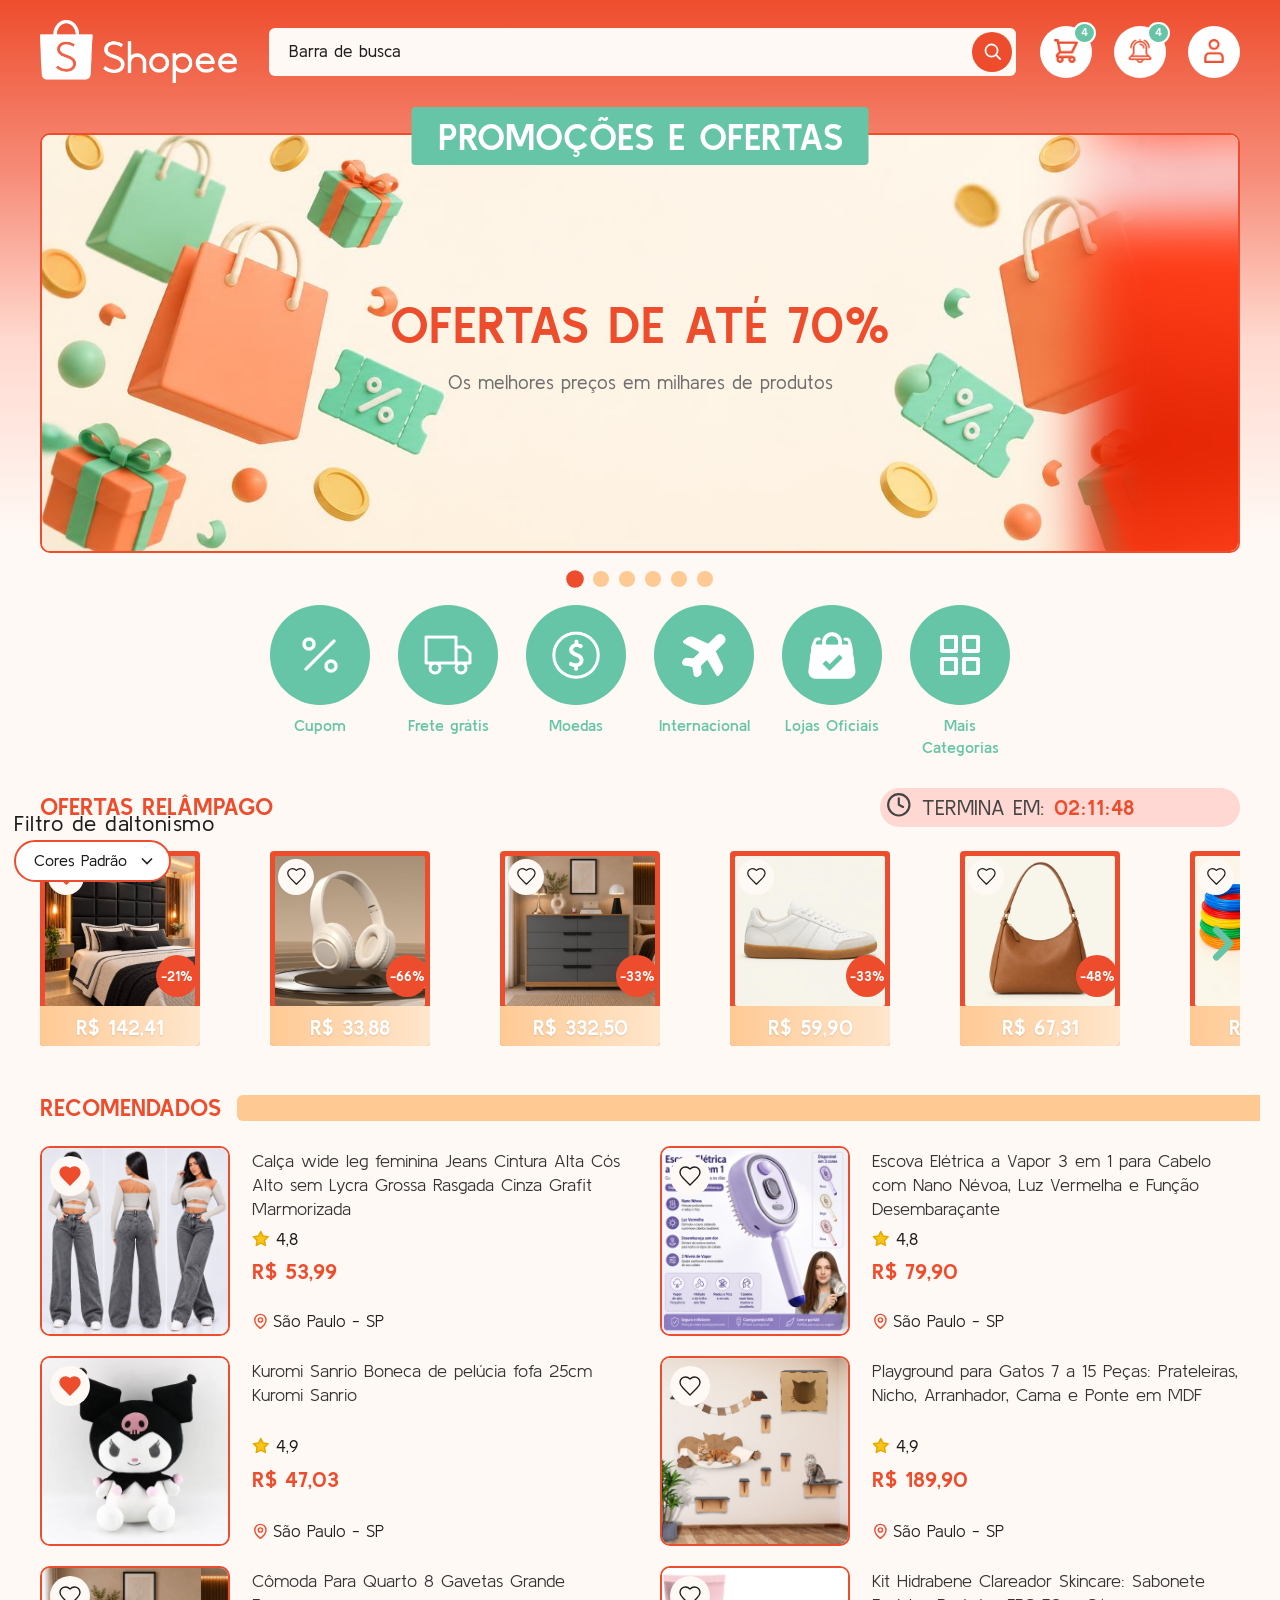
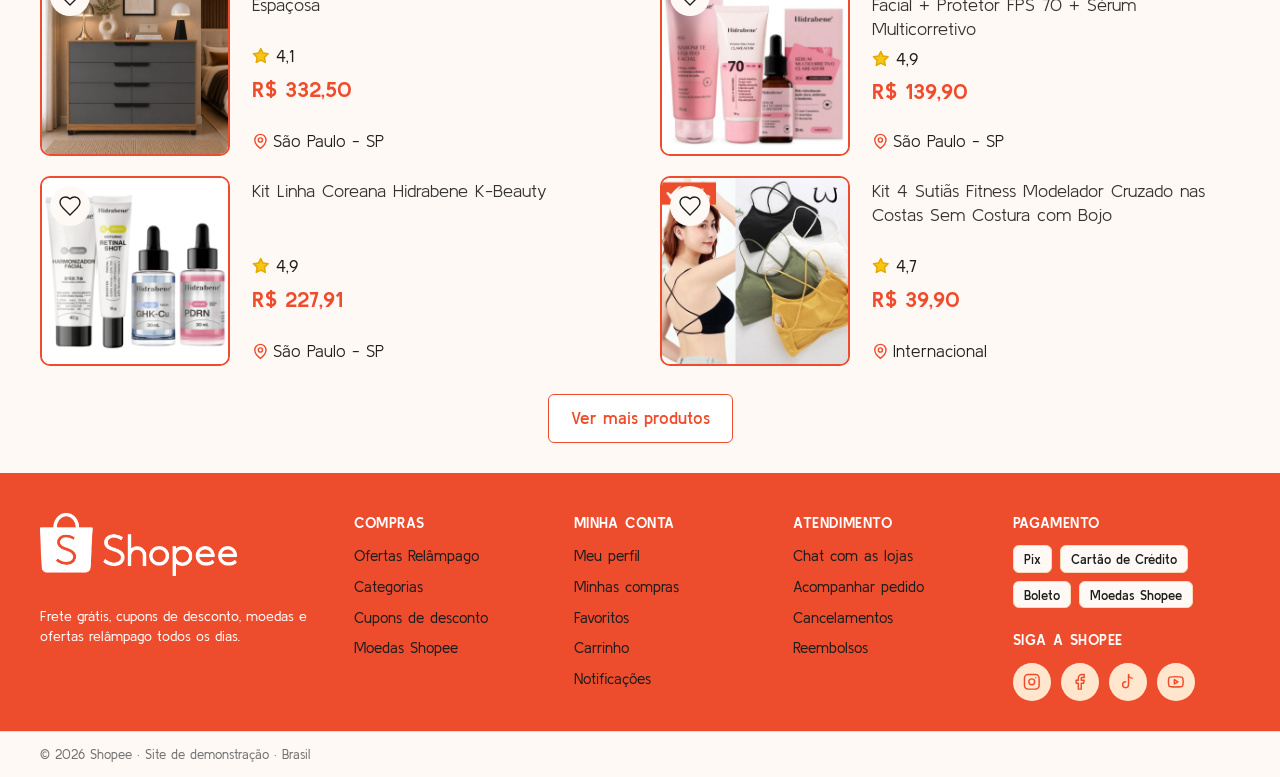
<file: index.html>
<!DOCTYPE html>
<html lang="pt-BR">
<head>
  <meta charset="UTF-8">
  <meta name="viewport" content="width=device-width, initial-scale=1.0">
  <title>Shopee | Promoções e Ofertas</title>
<link rel="icon" type="image/png" sizes="32x32" href="img/icon.png">
  <meta name="description" content="Shopee: compre com frete grátis, cupons de desconto, moedas e ofertas relâmpago.">
  <link rel="preconnect" href="https://fonts.googleapis.com">
  <link rel="preconnect" href="https://fonts.gstatic.com" crossorigin>
<link href="https://fonts.googleapis.com/css2?family=Kulim+Park:wght@300;400;600;700&display=swap" rel="stylesheet">
<link rel="stylesheet" href="css/style.css">
</head>
<body data-pagina="home">
  <header id="topo" class="topo"></header>

  <main class="container">
    <section class="promo" aria-label="Promoções e ofertas">
      <span class="promo__rotulo">PROMOÇÕES E OFERTAS</span>
      <div class="carrossel" id="carrossel">
        <div class="carrossel__trilho"></div>
        <button class="carrossel__seta carrossel__seta--esq" aria-label="Anterior"></button>
        <button class="carrossel__seta carrossel__seta--dir" aria-label="Próximo"></button>
      </div>
      <div class="pontos" id="pontos" role="tablist" aria-label="Escolher banner"></div>
    </section>

    <nav class="atalhos" id="atalhos" aria-label="Atalhos"></nav>

    <section aria-labelledby="titulo-relampago">
      <div class="relampago-topo">
        <h2 id="titulo-relampago"><a href="oferta-relampago.html">Ofertas Relâmpago</a></h2>
        <div class="contagem"><span data-icone="clock"></span> Termina em: <strong id="contagem">00:00:00</strong></div>
      </div>
      <div class="faixa-relampago">
        <div class="faixa-relampago__trilho" id="faixa-relampago"></div>
        <button class="faixa-relampago__seta faixa-relampago__seta--esq oculto" data-rolar="-1" aria-label="Voltar"></button>
        <button class="faixa-relampago__seta" data-rolar="1" aria-label="Avançar"></button>
      </div>
    </section>

    <section aria-labelledby="titulo-recomendados">
      <h2 class="secao-titulo" id="titulo-recomendados">Recomendados <span class="secao-titulo__barra"></span></h2>
      <div class="lista-produtos" id="recomendados"></div>
      <div class="carregar-mais"><button class="botao botao--contorno" id="ver-mais">Ver mais produtos</button></div>
    </section>
  </main>

  <footer id="rodape"></footer>

  <script src="js/data.js"></script>
  <script src="js/app.js"></script>
  <script src="js/home.js"></script>
</body>
</html>
</file>
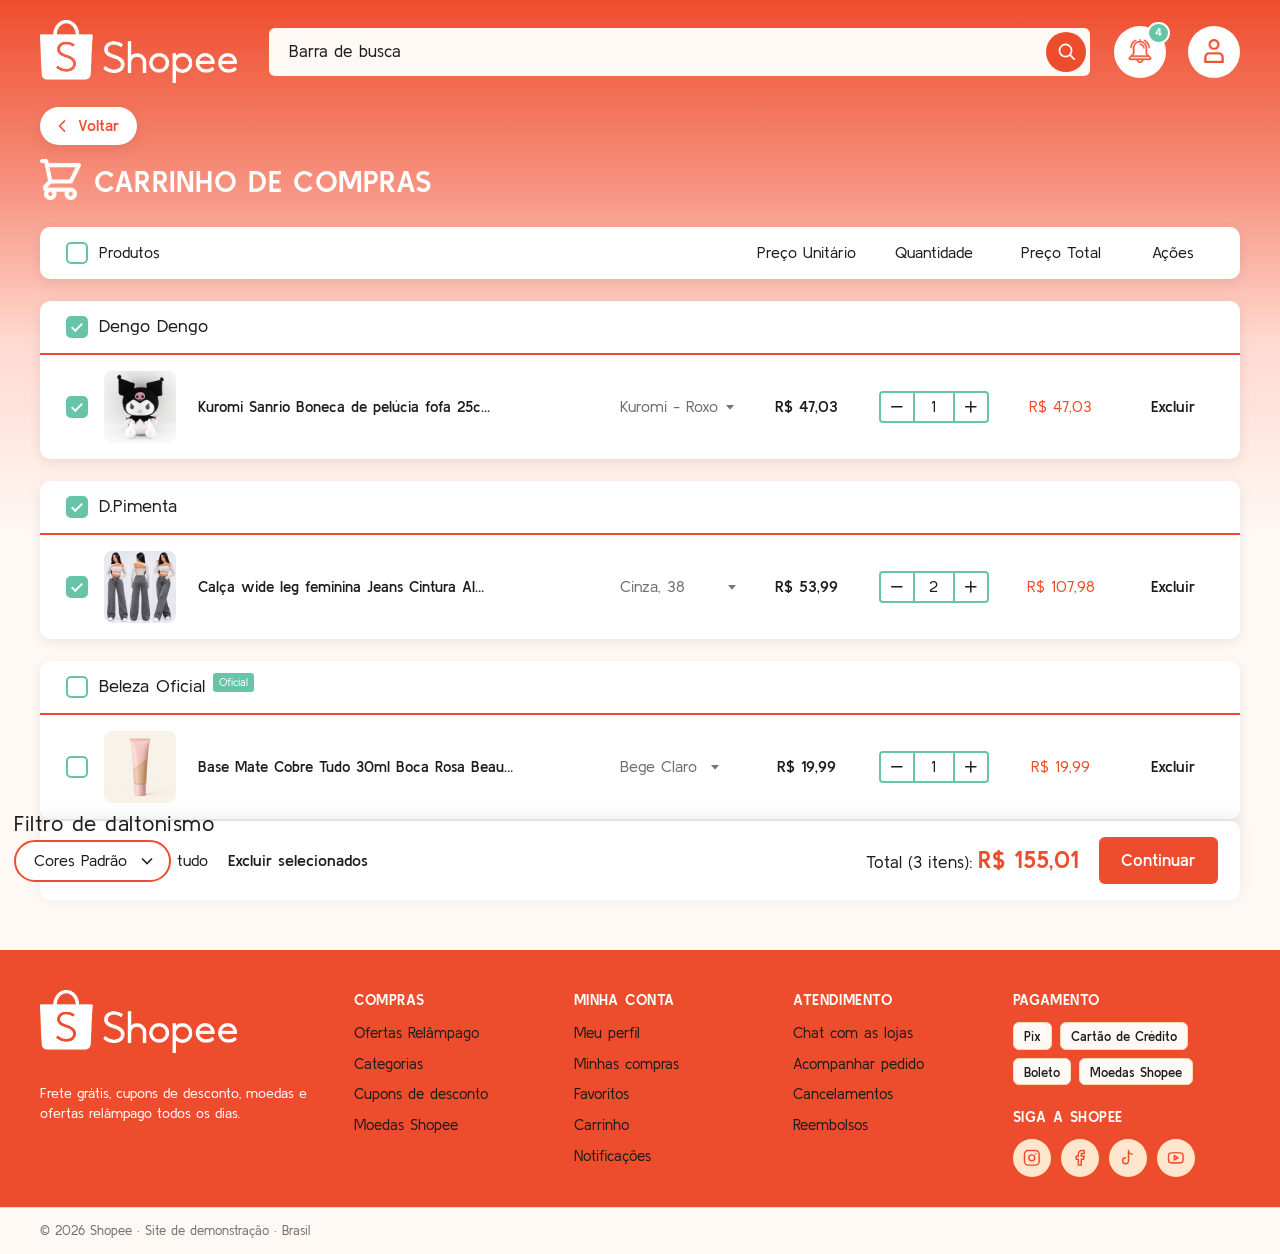
<file: carrinho.html>
<!DOCTYPE html>
<html lang="pt-BR">
<head>
  <meta charset="UTF-8">
  <meta name="viewport" content="width=device-width, initial-scale=1.0">
  <title>Carrinho de Compras | Shopee</title>
  <link rel="icon" type="image/png" sizes="32x32" href="img/icon.png">
  <meta name="description" content="Shopee: compre com frete grátis, cupons de desconto, moedas e ofertas relâmpago.">
  <link rel="preconnect" href="https://fonts.googleapis.com">
  <link rel="preconnect" href="https://fonts.gstatic.com" crossorigin>
  <link href="https://fonts.googleapis.com/css2?family=Kulim+Park:wght@300;400;600;700&display=swap" rel="stylesheet">
  <link rel="stylesheet" href="css/style.css">
</head>
<body data-pagina="carrinho">
  <header id="topo" class="topo"></header>

  <main class="container">
    <h1 class="titulo-pagina"><span data-icone="cart"></span> Carrinho de Compras</h1>
    <div class="cartao carrinho-cabecalho">
      <label><input type="checkbox" class="check" id="selecionar-tudo"> Produtos</label>
      <span>Preço Unitário</span><span>Quantidade</span><span>Preço Total</span><span>Ações</span>
    </div>
    <div id="lista-carrinho"></div>
    <div class="cartao resumo-fixo" id="resumo-carrinho">
      <label><input type="checkbox" class="check" id="selecionar-tudo-2"> Selecionar tudo</label>
      <button class="botao-excluir" id="excluir-selecionados">Excluir selecionados</button>
      <div class="total">Total (<span id="qtd-selecionada">0</span> itens): <strong id="total-carrinho">R$ 0,00</strong></div>
      <button class="botao botao--primario" id="continuar">Continuar</button>
    </div>
  </main>

  <footer id="rodape"></footer>

  <script src="js/data.js"></script>
  <script src="js/app.js"></script>
  <script src="js/carrinho.js"></script>
</body>
</html>
</file>
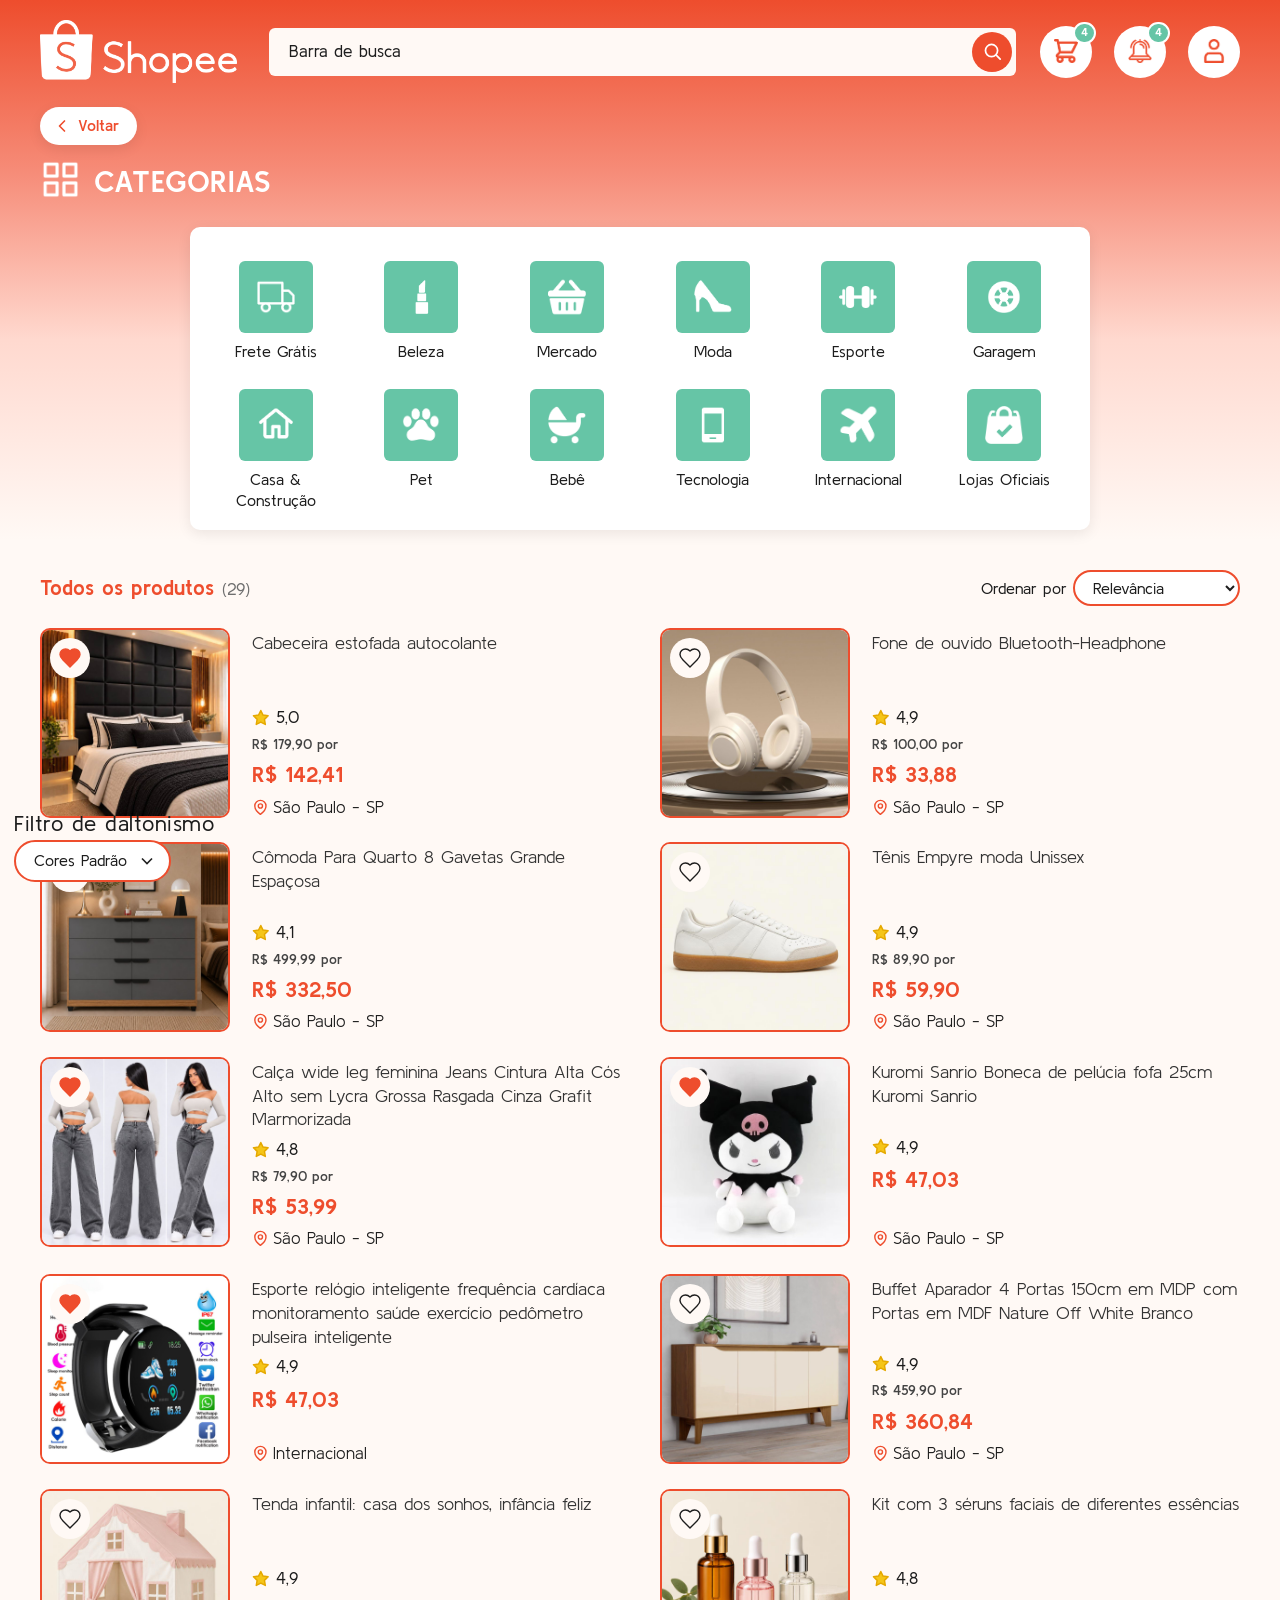
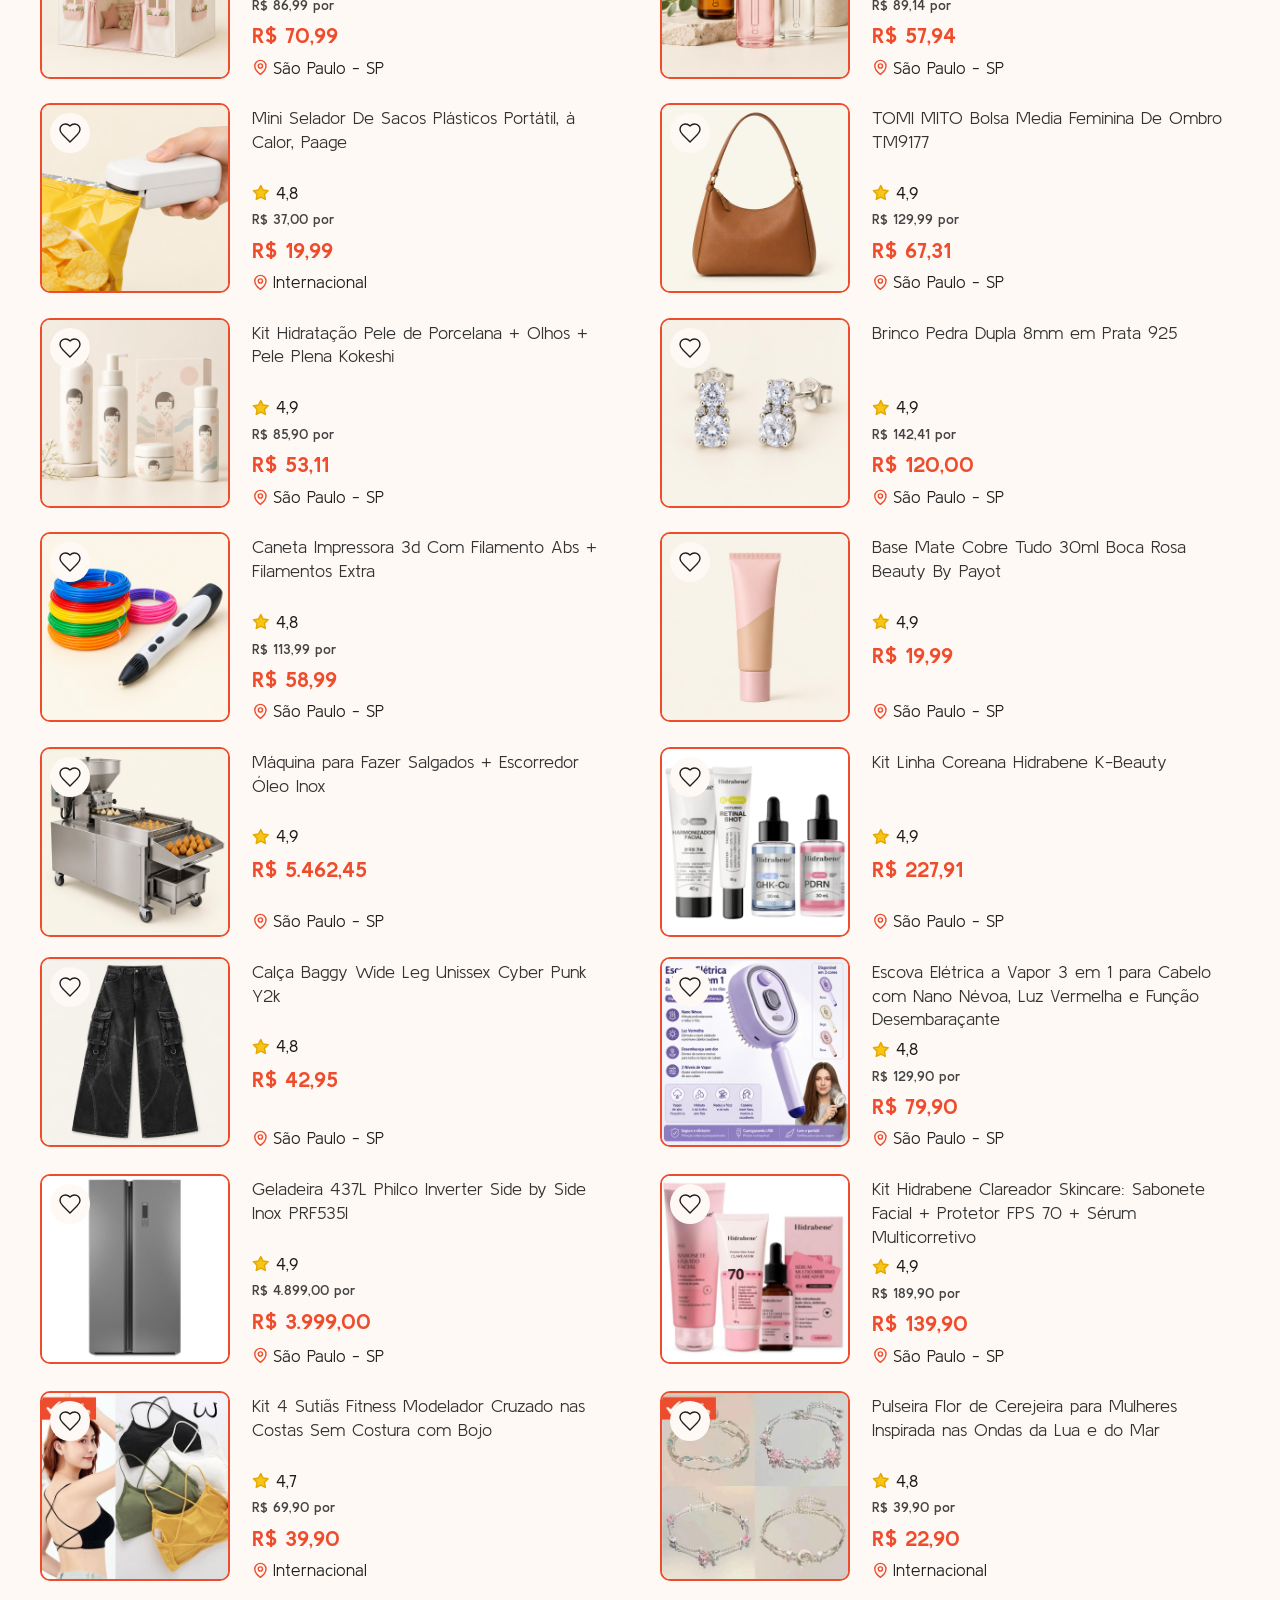
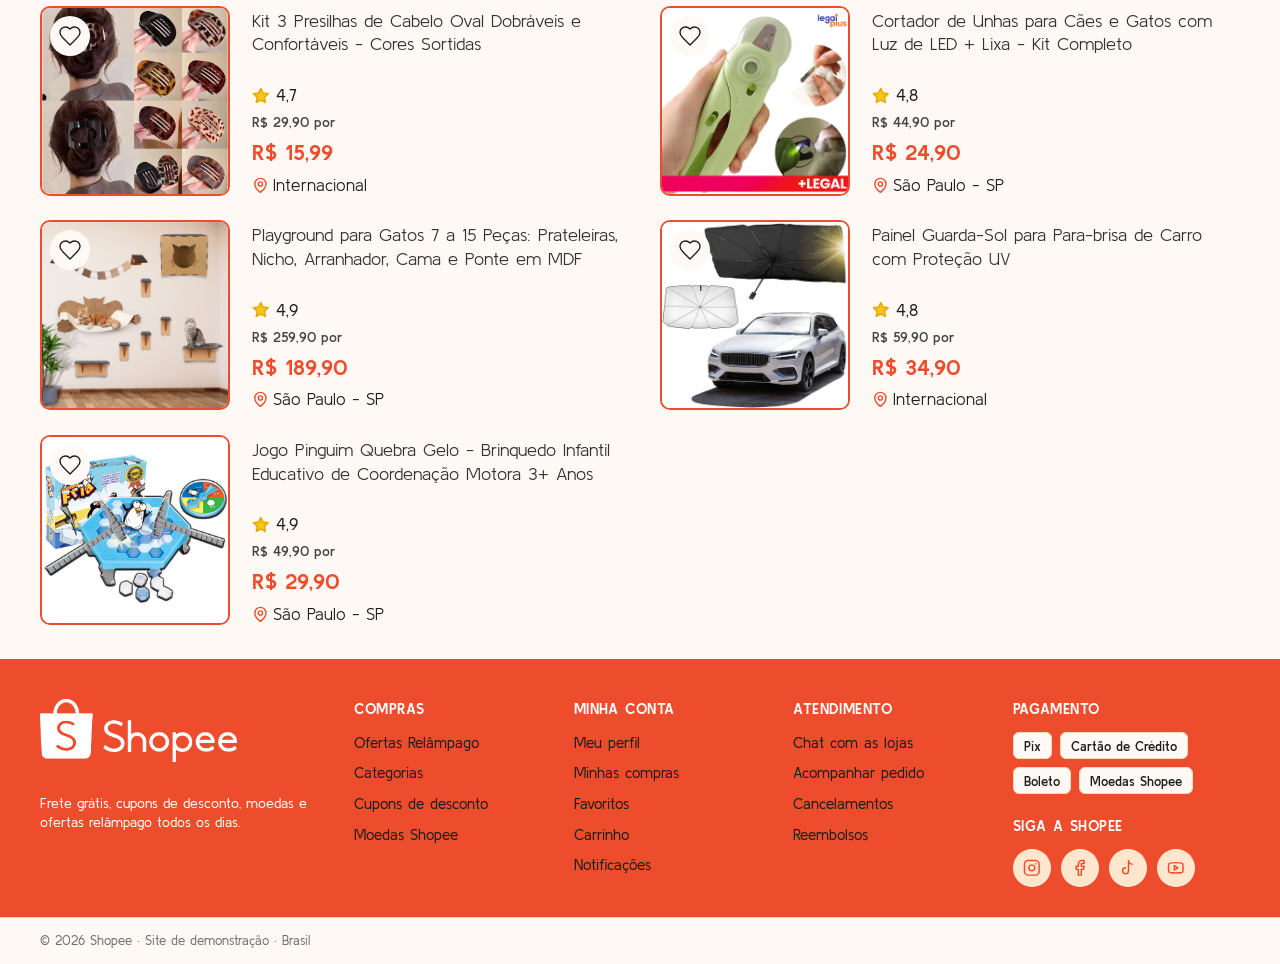
<file: categorias.html>
<!DOCTYPE html>
<html lang="pt-BR">
<head>
  <meta charset="UTF-8">
  <meta name="viewport" content="width=device-width, initial-scale=1.0">
  <title>Categorias | Shopee</title>
  <link rel="icon" type="image/png" sizes="32x32" href="img/icon.png">
  <meta name="description" content="Shopee: compre com frete grátis, cupons de desconto, moedas e ofertas relâmpago.">
  <link rel="preconnect" href="https://fonts.googleapis.com">
  <link rel="preconnect" href="https://fonts.gstatic.com" crossorigin>
  <link href="https://fonts.googleapis.com/css2?family=Kulim+Park:wght@300;400;600;700&display=swap" rel="stylesheet">
  <link rel="stylesheet" href="css/style.css">
</head>
<body data-pagina="categorias">
  <header id="topo" class="topo"></header>

  <main class="container">
    <h1 class="titulo-pagina"><span data-icone="grid"></span> Categorias</h1>
    <div class="container--estreito" style="margin:0 auto;padding:0">
      <nav class="cartao categorias-cartao" id="categorias" aria-label="Categorias"></nav>
    </div>
    <div class="barra-filtros">
      <h2 id="titulo-resultados">Todos os produtos</h2>
      <label>Ordenar por
        <select id="ordenar">
          <option value="relevancia">Relevância</option>
          <option value="menor">Menor preço</option>
          <option value="maior">Maior preço</option>
          <option value="nota">Melhor avaliados</option>
          <option value="desconto">Maior desconto</option>
        </select>
      </label>
    </div>
    <div class="lista-produtos" id="resultados"></div>
  </main>

  <footer id="rodape"></footer>

  <script src="js/data.js"></script>
  <script src="js/app.js"></script>
  <script src="js/categorias.js"></script>
</body>
</html>
</file>
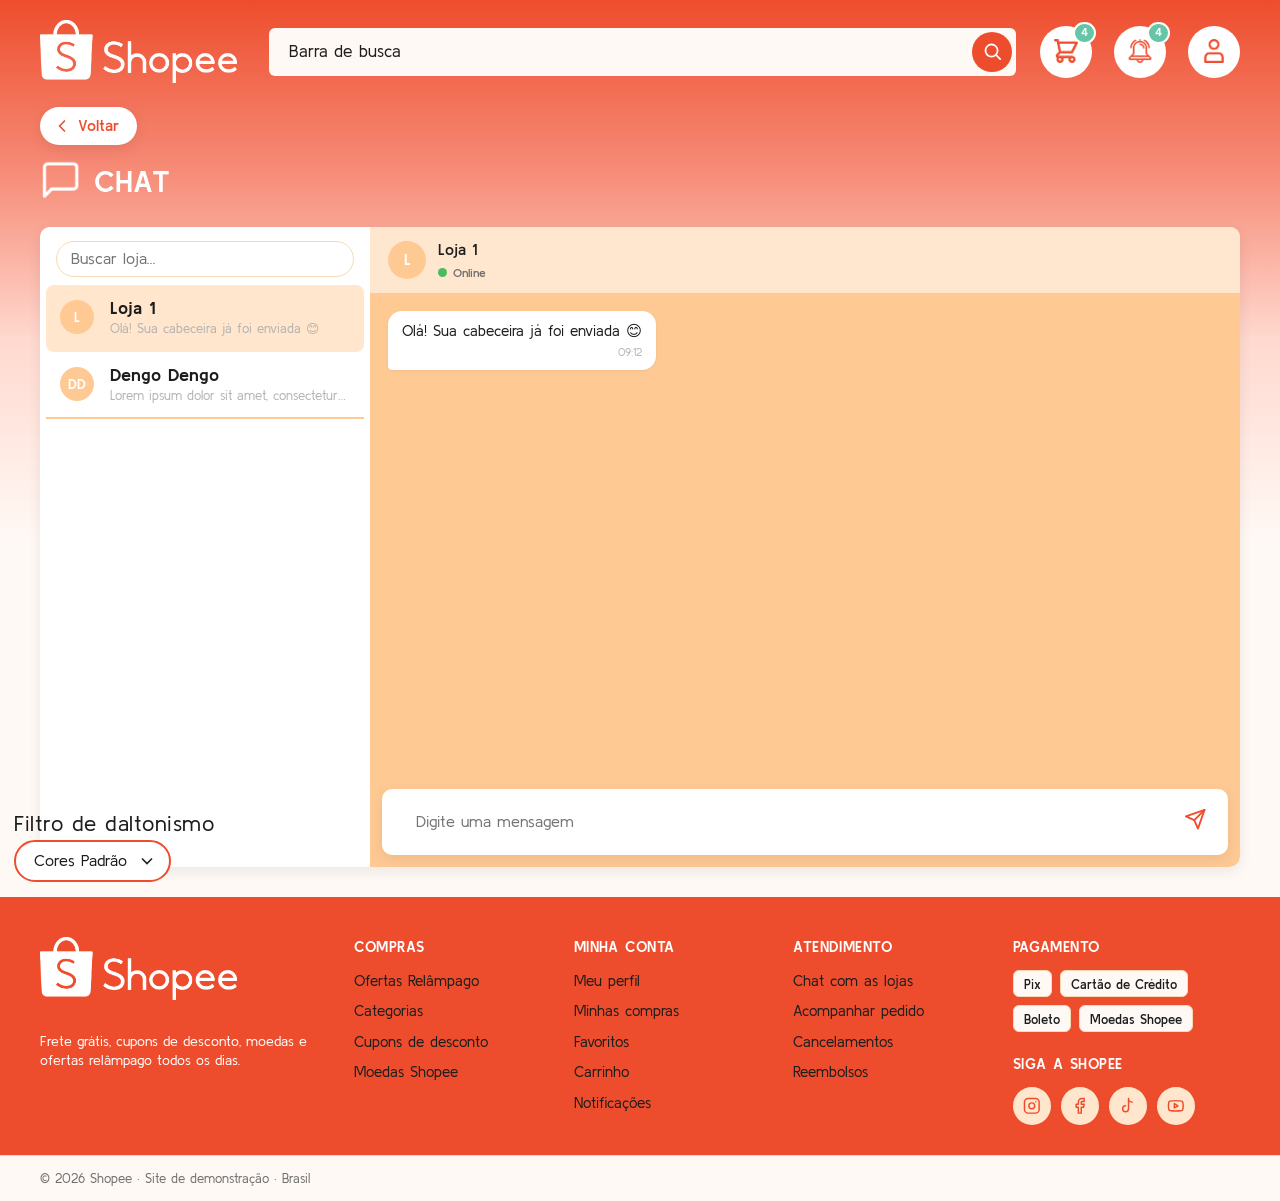
<file: chat.html>
<!DOCTYPE html>
<html lang="pt-BR">
<head>
  <meta charset="UTF-8">
  <meta name="viewport" content="width=device-width, initial-scale=1.0">
  <title>Chat | Shopee</title>
  <link rel="icon" type="image/png" sizes="32x32" href="img/icon.png">
  <meta name="description" content="Shopee: compre com frete grátis, cupons de desconto, moedas e ofertas relâmpago.">
  <link rel="preconnect" href="https://fonts.googleapis.com">
  <link rel="preconnect" href="https://fonts.gstatic.com" crossorigin>
  <link href="https://fonts.googleapis.com/css2?family=Kulim+Park:wght@300;400;600;700&display=swap" rel="stylesheet">
  <link rel="stylesheet" href="css/style.css">
</head>
<body data-pagina="chat">
  <header id="topo" class="topo"></header>

  <main class="container">
    <h1 class="titulo-pagina"><span data-icone="message"></span> Chat</h1>
    <div class="chat cartao">
      <div class="chat__lista">
        <input class="chat__busca" type="search" id="busca-conversa" placeholder="Buscar loja..." aria-label="Buscar conversa">
        <div id="conversas"></div>
      </div>
      <div class="chat__janela">
        <div class="chat__cabeca oculto" id="chat-cabeca"></div>
        <div class="chat__mensagens" id="mensagens" aria-live="polite"><p class="chat__vazio">Escolha uma conversa ao lado</p></div>
        <form class="chat__form" id="form-mensagem">
          <label class="sr-only" for="campo-mensagem">Mensagem</label>
          <input id="campo-mensagem" placeholder="Digite uma mensagem" autocomplete="off" disabled>
          <button type="submit" aria-label="Enviar"><span data-icone="send"></span></button>
        </form>
      </div>
    </div>
  </main>

  <footer id="rodape"></footer>

  <script src="js/data.js"></script>
  <script src="js/app.js"></script>
  <script src="js/chat.js"></script>
</body>
</html>
</file>
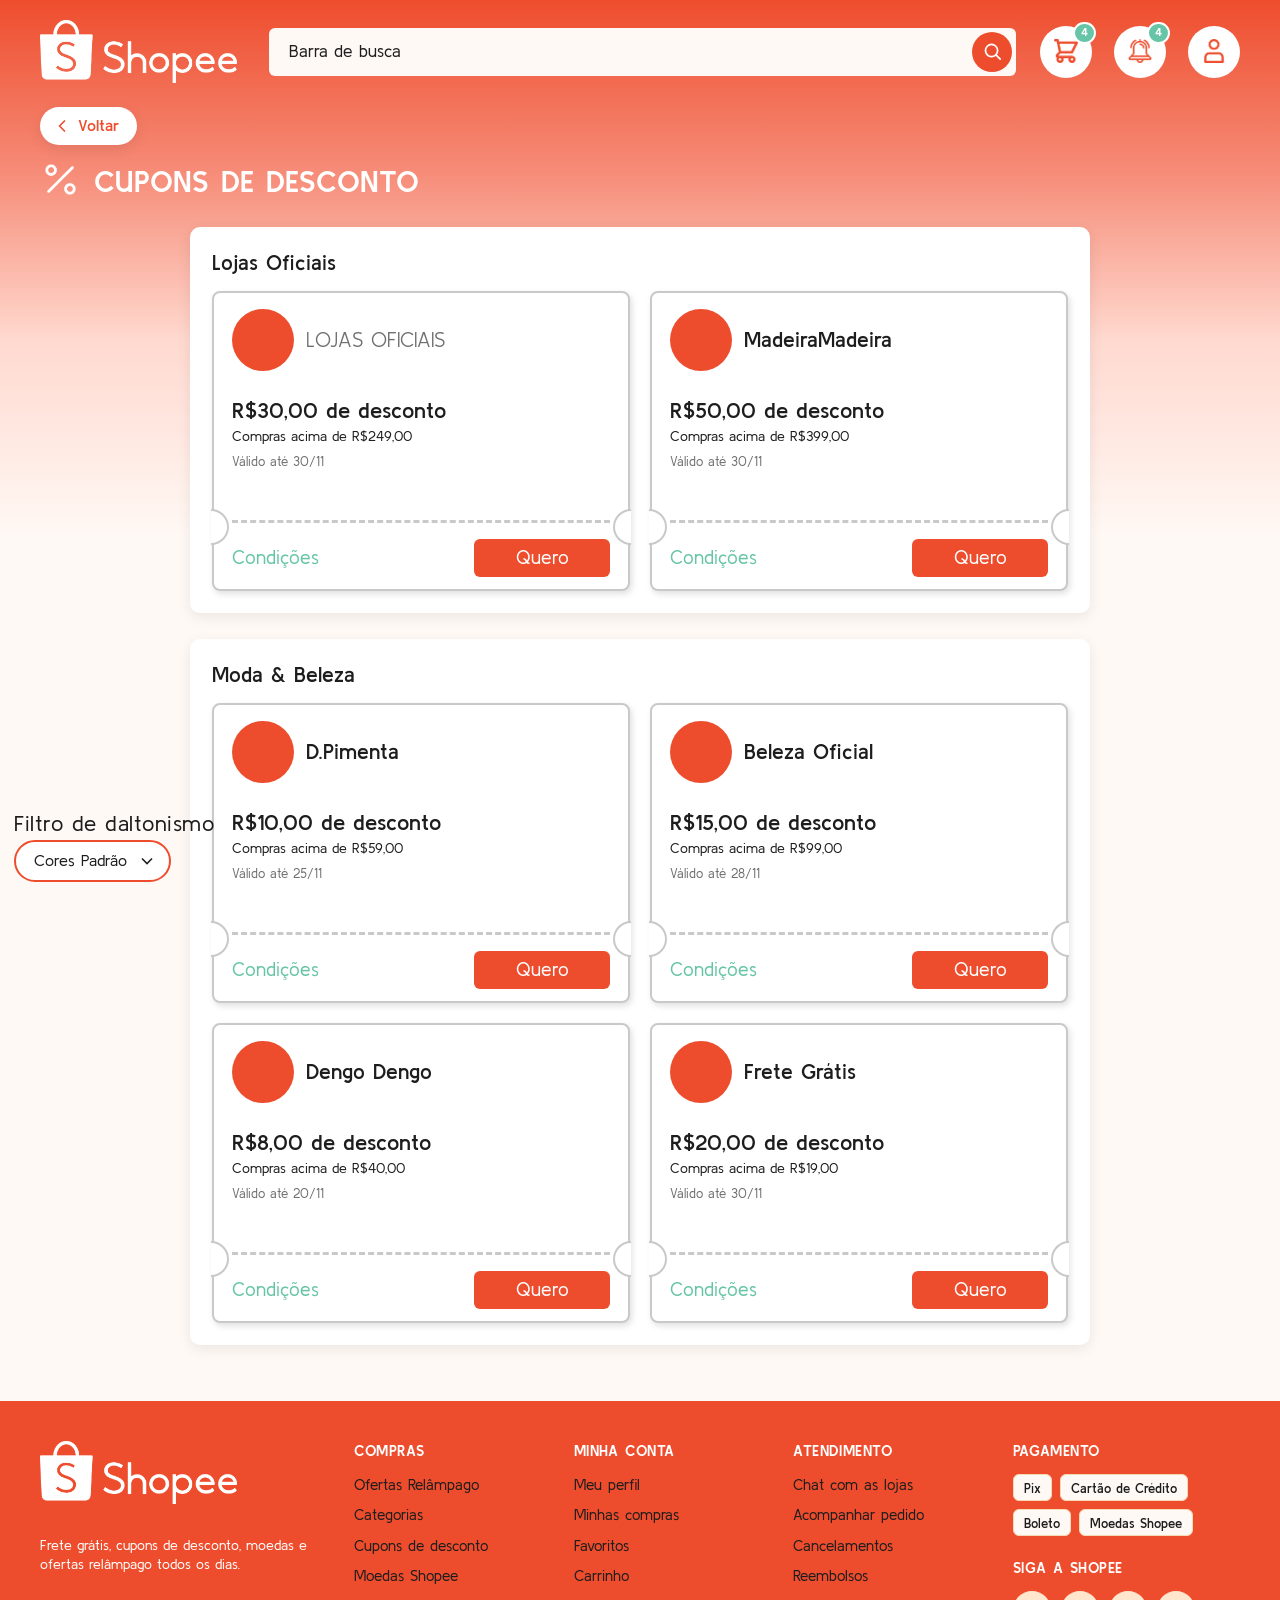
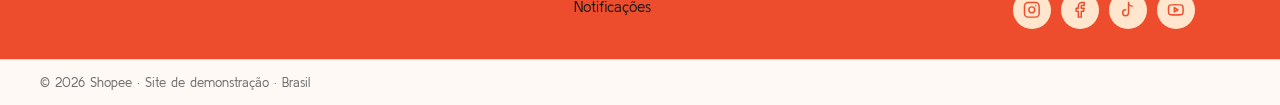
<file: cupons.html>
<!DOCTYPE html>
<html lang="pt-BR">
<head>
  <meta charset="UTF-8">
  <meta name="viewport" content="width=device-width, initial-scale=1.0">
  <title>Cupons de Desconto | Shopee</title>
  <link rel="icon" type="image/png" sizes="32x32" href="img/icon.png">
  <meta name="description" content="Shopee: compre com frete grátis, cupons de desconto, moedas e ofertas relâmpago.">
  <link rel="preconnect" href="https://fonts.googleapis.com">
  <link rel="preconnect" href="https://fonts.gstatic.com" crossorigin>
  <link href="https://fonts.googleapis.com/css2?family=Kulim+Park:wght@300;400;600;700&display=swap" rel="stylesheet">
  <link rel="stylesheet" href="css/style.css">
</head>
<body data-pagina="cupons">
  <header id="topo" class="topo"></header>

  <main class="container">
    <h1 class="titulo-pagina"><span data-icone="percent"></span> Cupons de Desconto</h1>
    <div class="container--estreito" style="margin:0 auto" id="secoes-cupons"></div>
  </main>

  <footer id="rodape"></footer>

  <script src="js/data.js"></script>
  <script src="js/app.js"></script>
  <script src="js/cupons.js"></script>
</body>
</html>
</file>
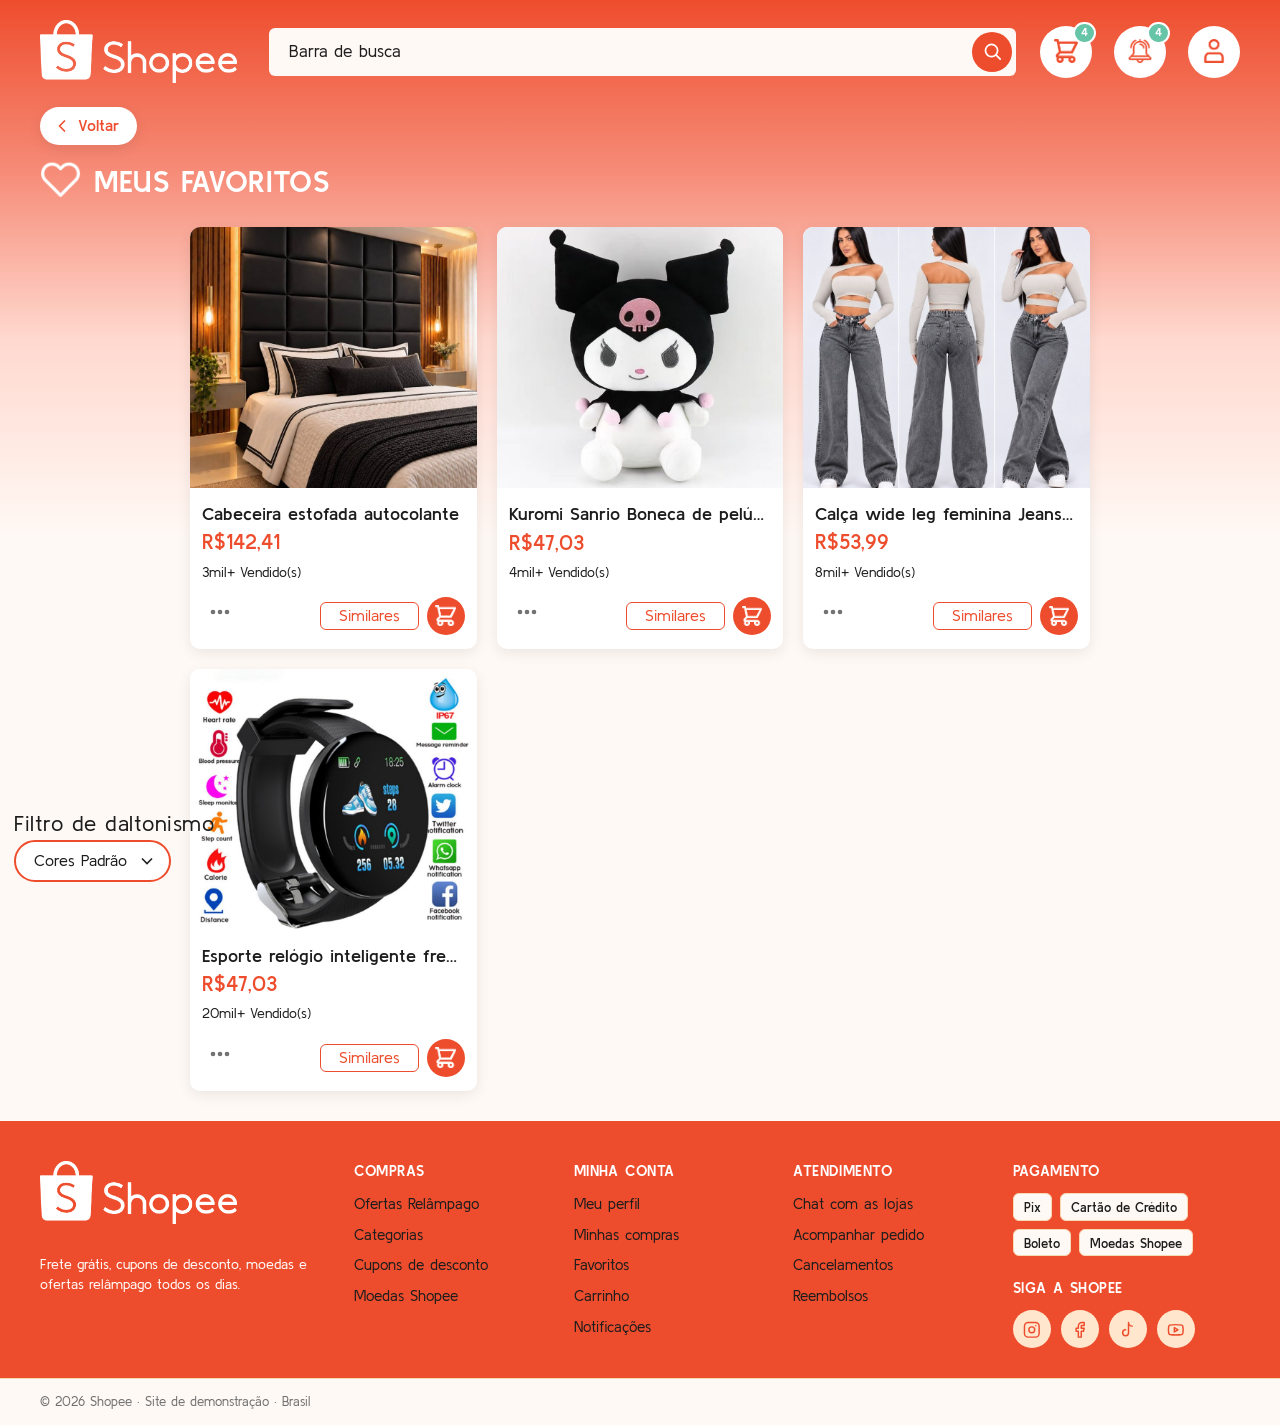
<file: favoritos.html>
<!DOCTYPE html>
<html lang="pt-BR">
<head>
  <meta charset="UTF-8">
  <meta name="viewport" content="width=device-width, initial-scale=1.0">
  <title>Meus Favoritos | Shopee</title>
  <link rel="icon" type="image/png" sizes="32x32" href="img/icon.png">
  <meta name="description" content="Shopee: compre com frete grátis, cupons de desconto, moedas e ofertas relâmpago.">
  <link rel="preconnect" href="https://fonts.googleapis.com">
  <link rel="preconnect" href="https://fonts.gstatic.com" crossorigin>
  <link href="https://fonts.googleapis.com/css2?family=Kulim+Park:wght@300;400;600;700&display=swap" rel="stylesheet">
  <link rel="stylesheet" href="css/style.css">
</head>
<body data-pagina="favoritos">
  <header id="topo" class="topo"></header>

  <main class="container">
    <h1 class="titulo-pagina"><span data-icone="heart"></span> Meus Favoritos</h1>
    <div class="container--estreito" style="margin:0 auto;padding:0">
      <div class="favoritos-grade" id="favoritos"></div>
    </div>
  </main>

  <footer id="rodape"></footer>

  <script src="js/data.js"></script>
  <script src="js/app.js"></script>
  <script src="js/favoritos.js"></script>
</body>
</html>
</file>
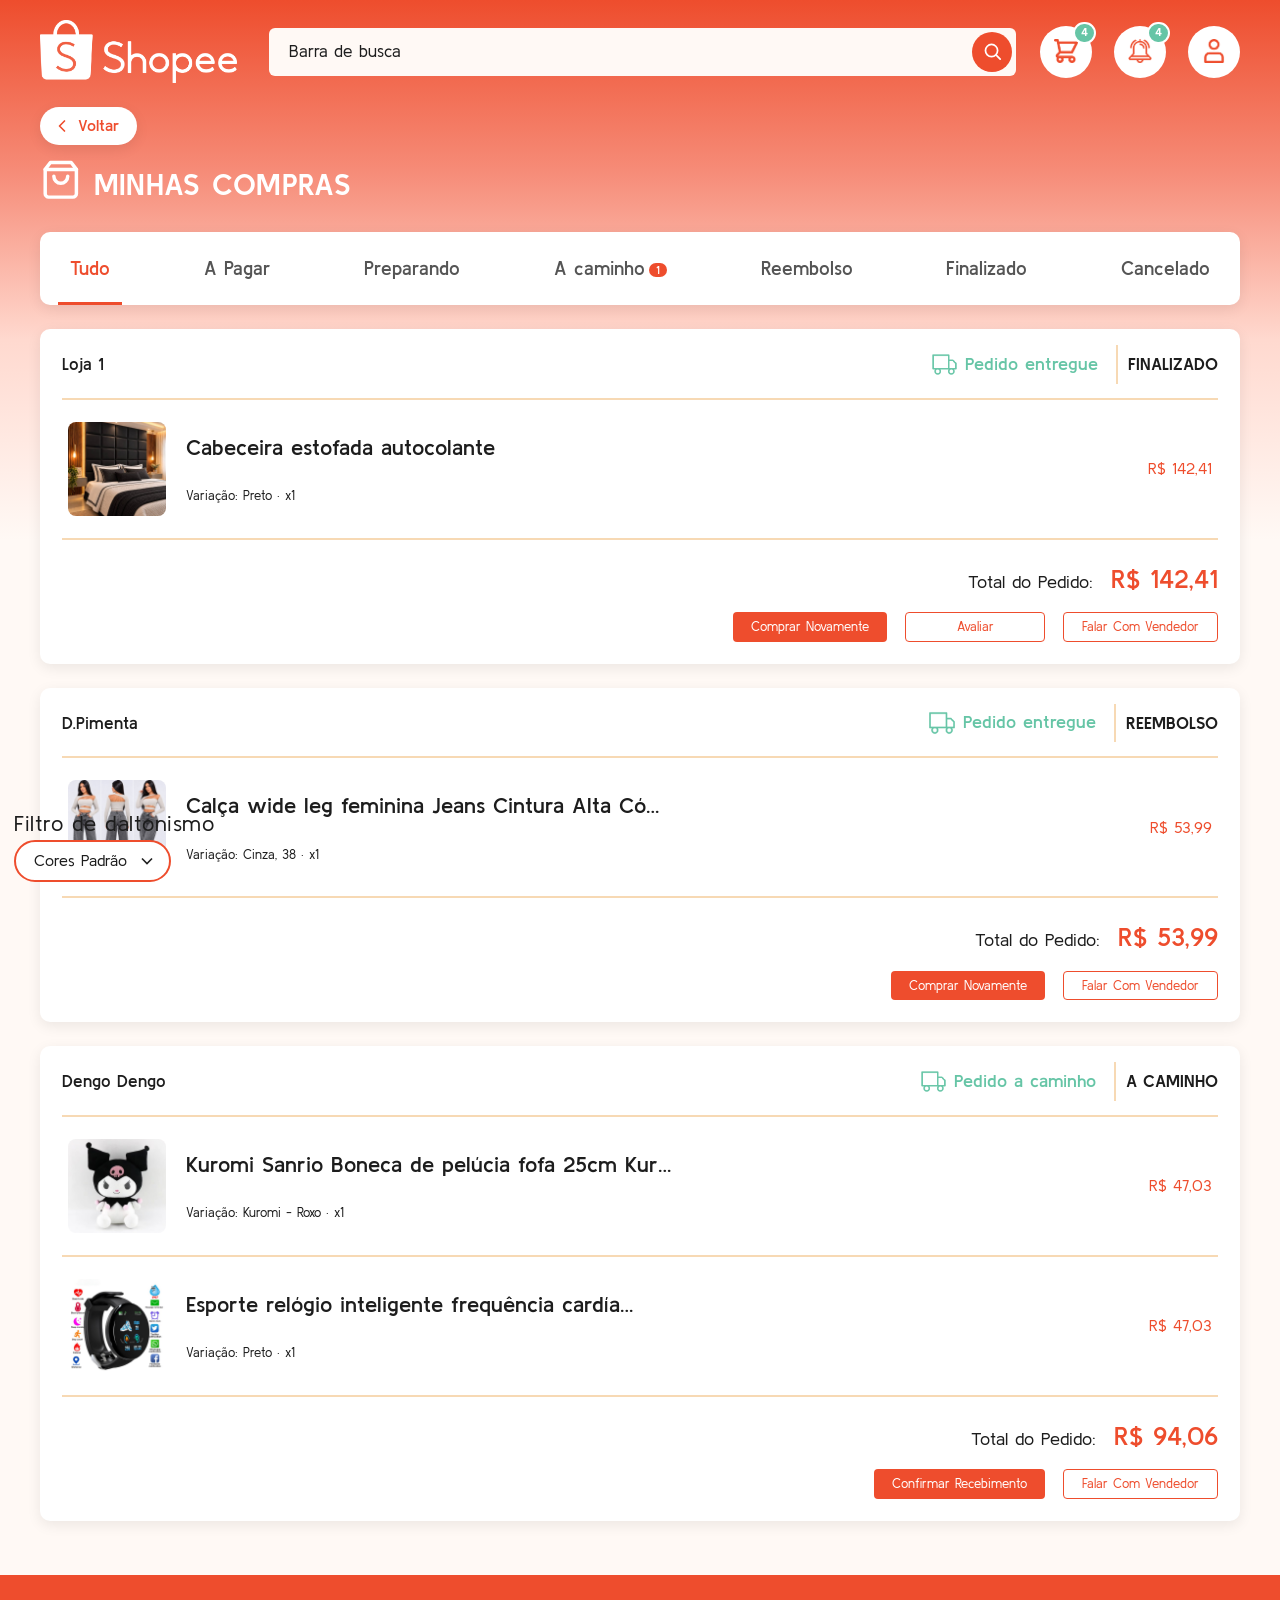
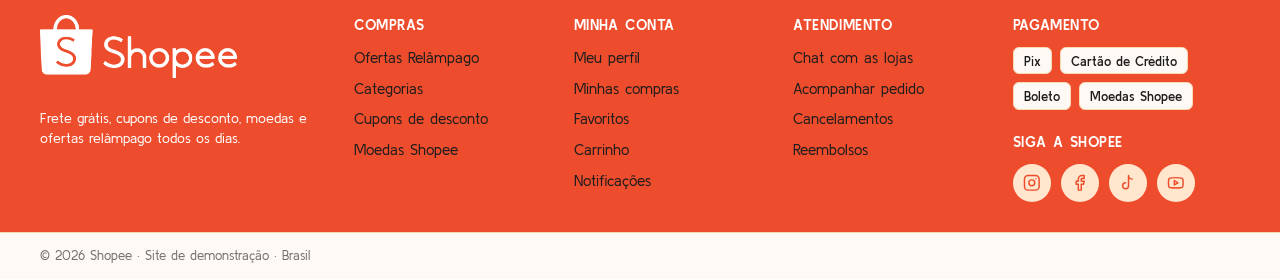
<file: minhas-compras.html>
<!DOCTYPE html>
<html lang="pt-BR">
<head>
  <meta charset="UTF-8">
  <meta name="viewport" content="width=device-width, initial-scale=1.0">
  <title>Minhas Compras | Shopee</title>
  <link rel="icon" type="image/png" sizes="32x32" href="img/icon.png">
  <meta name="description" content="Shopee: compre com frete grátis, cupons de desconto, moedas e ofertas relâmpago.">
  <link rel="preconnect" href="https://fonts.googleapis.com">
  <link rel="preconnect" href="https://fonts.gstatic.com" crossorigin>
  <link href="https://fonts.googleapis.com/css2?family=Kulim+Park:wght@300;400;600;700&display=swap" rel="stylesheet">
  <link rel="stylesheet" href="css/style.css">
</head>
<body data-pagina="compras">
  <header id="topo" class="topo"></header>

  <main class="container">
    <h1 class="titulo-pagina"><span data-icone="bag"></span> Minhas Compras</h1>
    <nav class="cartao abas" id="abas" role="tablist" aria-label="Status do pedido"></nav>
    <div id="pedidos"></div>
  </main>

  <footer id="rodape"></footer>

  <script src="js/data.js"></script>
  <script src="js/app.js"></script>
  <script src="js/compras.js"></script>
</body>
</html>
</file>
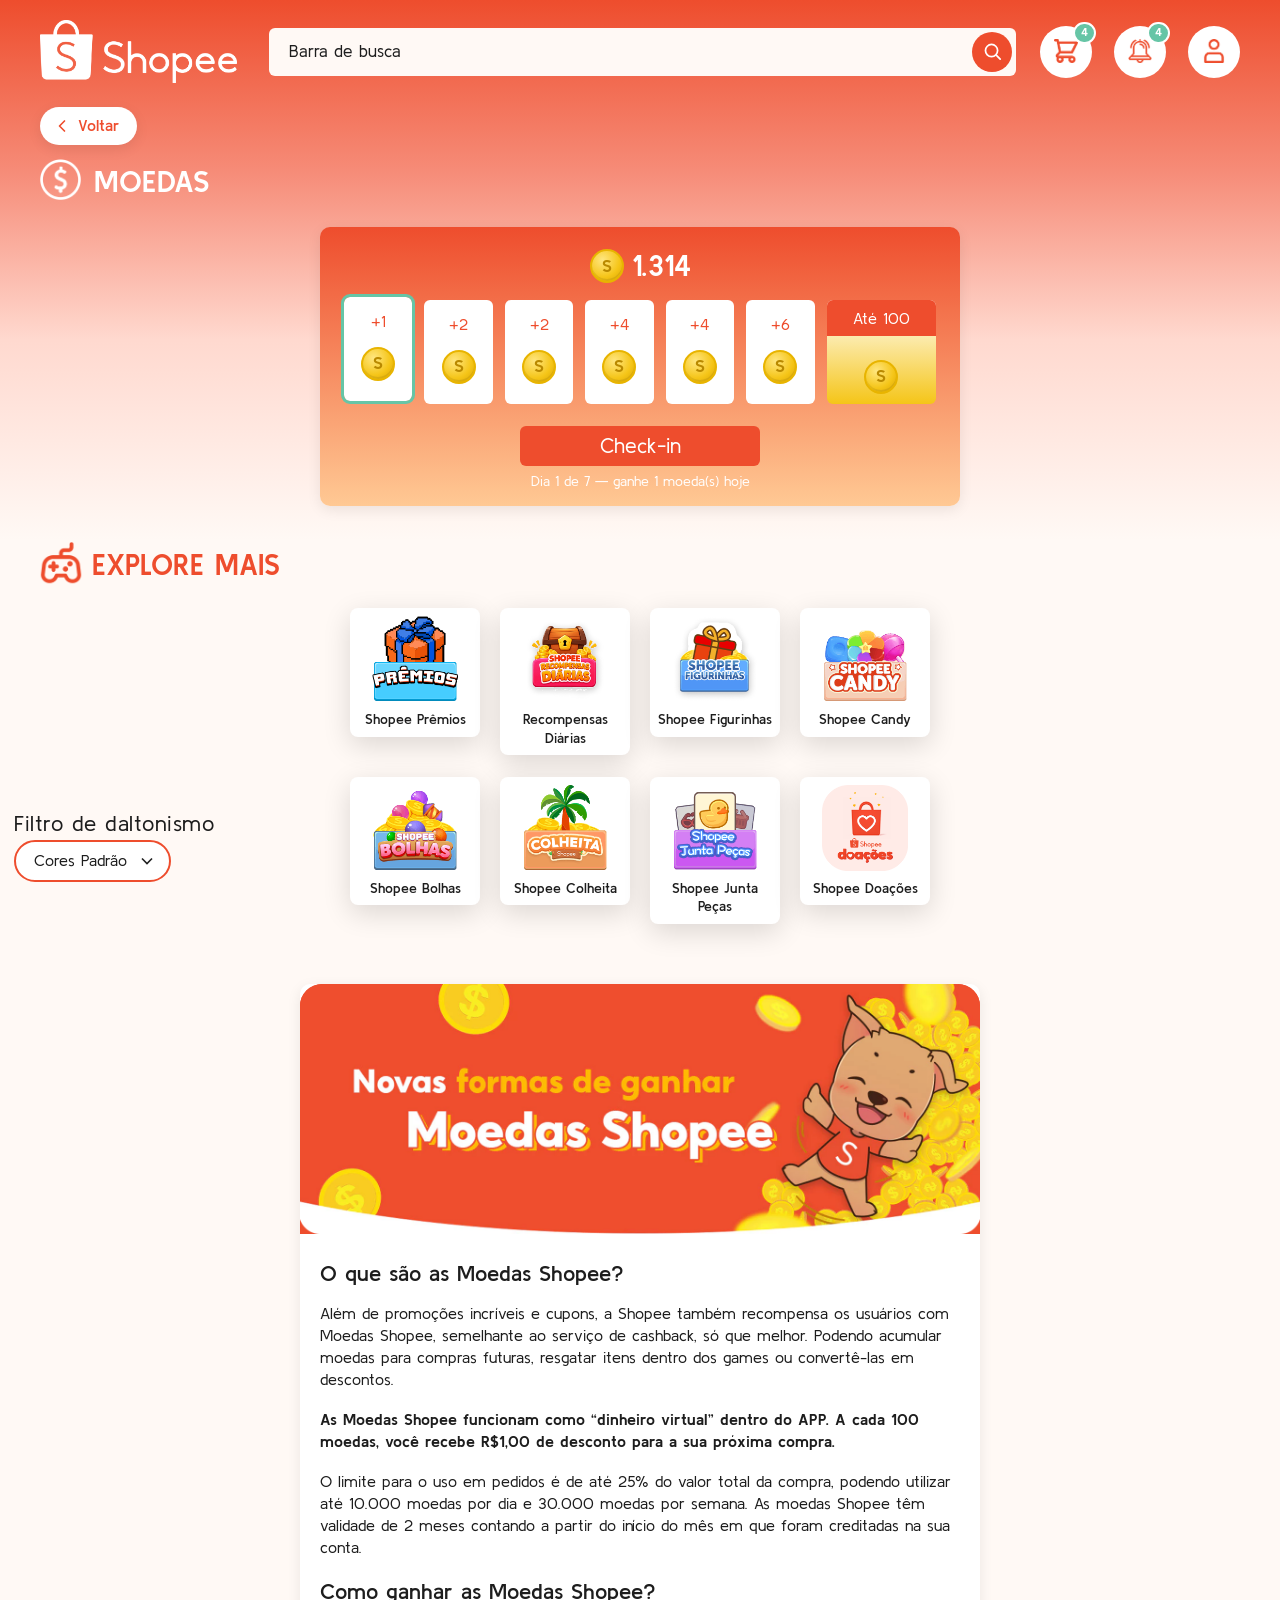
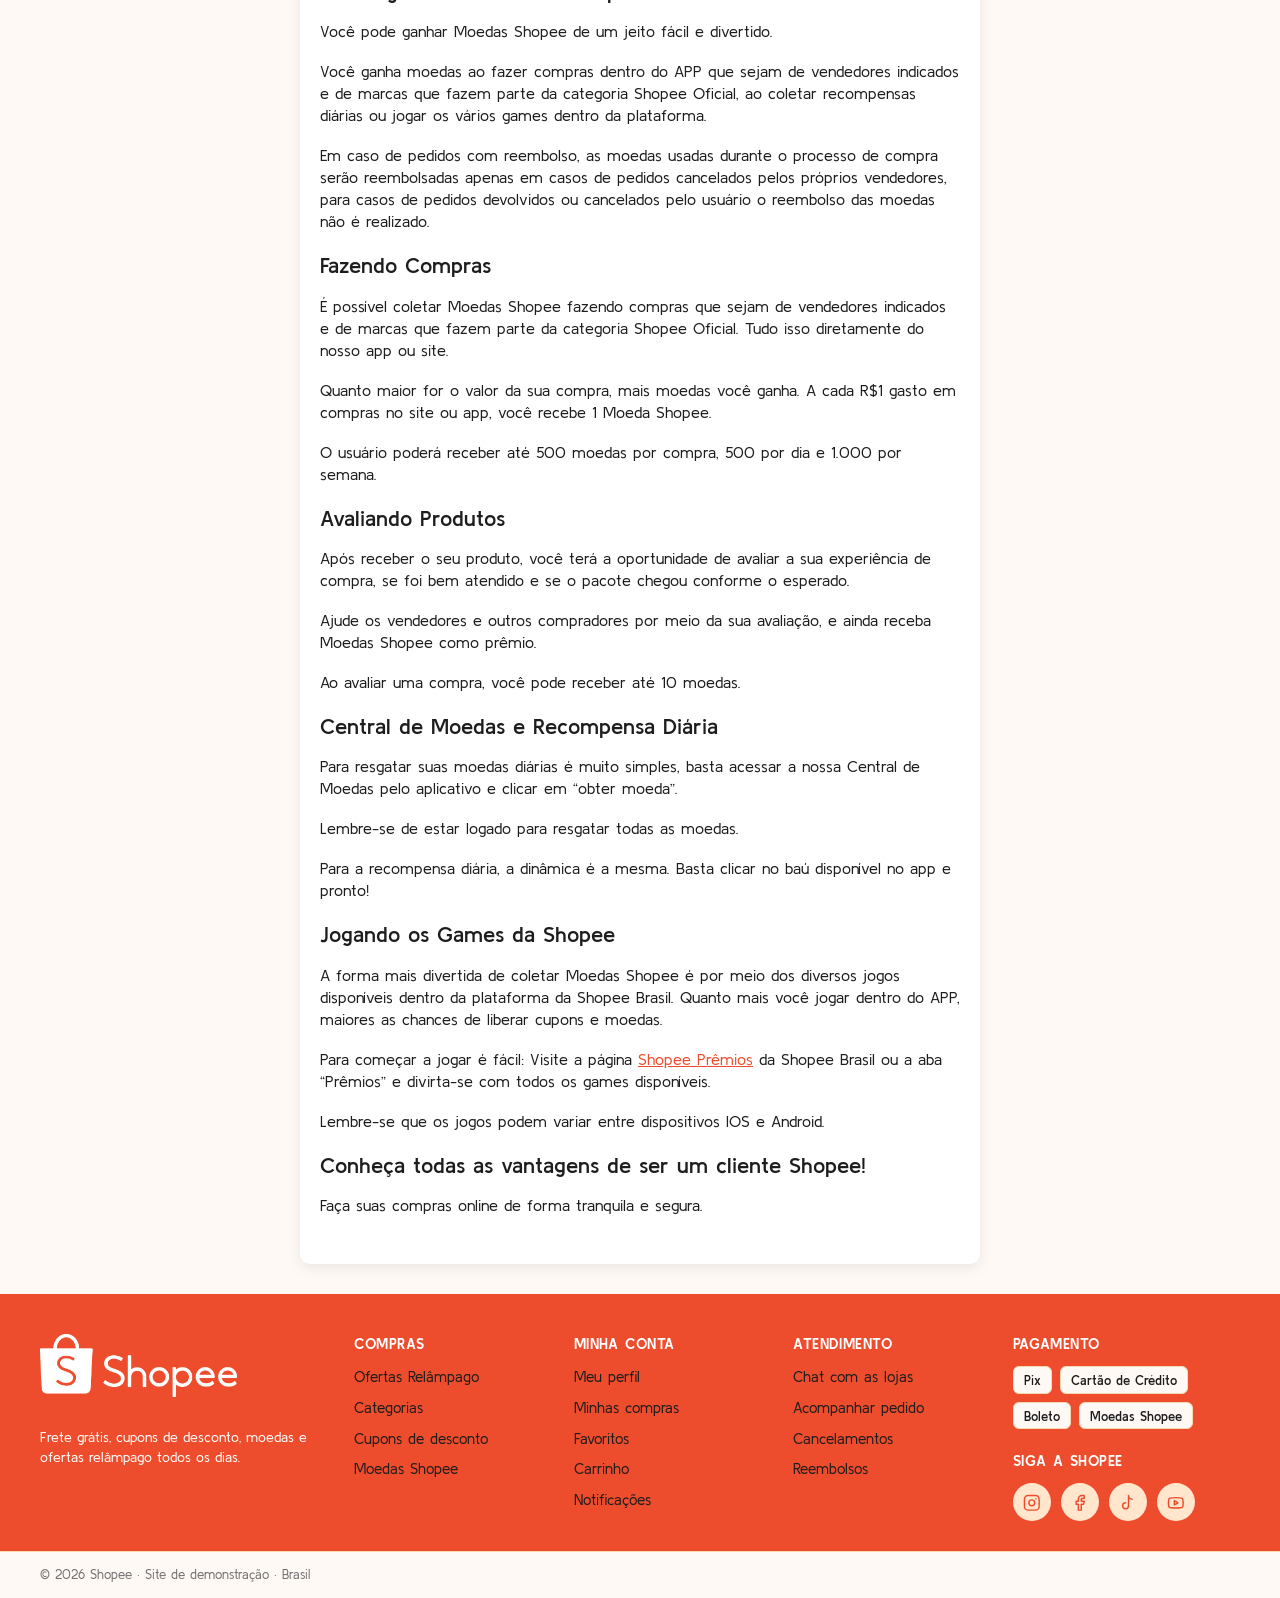
<file: moedas.html>
<!DOCTYPE html>
<html lang="pt-BR">
<head>
  <meta charset="UTF-8">
  <meta name="viewport" content="width=device-width, initial-scale=1.0">
  <title>Moedas Shopee | Shopee</title>
  <link rel="icon" type="image/png" sizes="32x32" href="img/icon.png">
  <meta name="description" content="Shopee: compre com frete grátis, cupons de desconto, moedas e ofertas relâmpago.">
  <link rel="preconnect" href="https://fonts.googleapis.com">
  <link rel="preconnect" href="https://fonts.gstatic.com" crossorigin>
  <link href="https://fonts.googleapis.com/css2?family=Kulim+Park:wght@300;400;600;700&display=swap" rel="stylesheet">
  <link rel="stylesheet" href="css/style.css">
</head>
<body data-pagina="moedas">
  <header id="topo" class="topo"></header>

  <main class="container">
    <h1 class="titulo-pagina"><span data-icone="dollar"></span> Moedas</h1>
    <section class="moedas-cartao" aria-label="Check-in diário">
      <div class="saldo"><span class="moeda">S</span> <span id="saldo">0</span></div>
      <div class="dias" id="dias"></div>
      <button class="botao botao--primario botao-checkin" id="checkin">Check-in</button>
      <p class="moedas-dica" id="dica-checkin"></p>
    </section>

    <h2 class="explore-titulo"><span data-icone="gamepad"></span> Explore mais</h2>
    <div class="jogos" id="jogos"></div>

    <article class="cartao info-moedas">
      <div class="info-moedas__banner info-moedas__banner--imagem"><img src="img/banner%20moedas.png" alt="Novas formas de ganhar Moedas Shopee"></div>
      <div class="info-moedas__texto">
        <h3>O que são as Moedas Shopee?</h3>
        <p>Além de promoções incríveis e cupons, a Shopee também recompensa os usuários com Moedas Shopee, semelhante ao serviço de cashback, só que melhor. Podendo acumular moedas para compras futuras, resgatar itens dentro dos games ou convertê-las em descontos.</p>
        <p><strong>As Moedas Shopee funcionam como “dinheiro virtual” dentro do APP. A cada 100 moedas, você recebe R$1,00 de desconto para a sua próxima compra.</strong></p>
        <p>O limite para o uso em pedidos é de até 25% do valor total da compra, podendo utilizar até 10.000 moedas por dia e 30.000 moedas por semana. As moedas Shopee têm validade de 2 meses contando a partir do início do mês em que foram creditadas na sua conta.</p>
        <h3>Como ganhar as Moedas Shopee?</h3>
        <p>Você pode ganhar Moedas Shopee de um jeito fácil e divertido.</p>
        <p>Você ganha moedas ao fazer compras dentro do APP que sejam de vendedores indicados e de marcas que fazem parte da categoria Shopee Oficial, ao coletar recompensas diárias ou jogar os vários games dentro da plataforma.</p>
        <p>Em caso de pedidos com reembolso, as moedas usadas durante o processo de compra serão reembolsadas apenas em casos de pedidos cancelados pelos próprios vendedores, para casos de pedidos devolvidos ou cancelados pelo usuário o reembolso das moedas não é realizado.</p>
        <h3>Fazendo Compras</h3>
        <p>É possível coletar Moedas Shopee fazendo compras que sejam de vendedores indicados e de marcas que fazem parte da categoria Shopee Oficial. Tudo isso diretamente do nosso app ou site.</p>
        <p>Quanto maior for o valor da sua compra, mais moedas você ganha. A cada R$1 gasto em compras no site ou app, você recebe 1 Moeda Shopee.</p>
        <p>O usuário poderá receber até 500 moedas por compra, 500 por dia e 1.000 por semana.</p>
        <h3>Avaliando Produtos</h3>
        <p>Após receber o seu produto, você terá a oportunidade de avaliar a sua experiência de compra, se foi bem atendido e se o pacote chegou conforme o esperado.</p>
        <p>Ajude os vendedores e outros compradores por meio da sua avaliação, e ainda receba Moedas Shopee como prêmio.</p>
        <p>Ao avaliar uma compra, você pode receber até 10 moedas.</p>
        <h3>Central de Moedas e Recompensa Diária</h3>
        <p>Para resgatar suas moedas diárias é muito simples, basta acessar a nossa Central de Moedas pelo aplicativo e clicar em “obter moeda”.</p>
        <p>Lembre-se de estar logado para resgatar todas as moedas.</p>
        <p>Para a recompensa diária, a dinâmica é a mesma. Basta clicar no baú disponível no app e pronto!</p>
        <h3>Jogando os Games da Shopee</h3>
        <p>A forma mais divertida de coletar Moedas Shopee é por meio dos diversos jogos disponíveis dentro da plataforma da Shopee Brasil. Quanto mais você jogar dentro do APP, maiores as chances de liberar cupons e moedas.</p>
        <p>Para começar a jogar é fácil: Visite a página <a href="#jogos">Shopee Prêmios</a> da Shopee Brasil ou a aba “Prêmios” e divirta-se com todos os games disponíveis.</p>
        <p>Lembre-se que os jogos podem variar entre dispositivos IOS e Android.</p>
        <h3>Conheça todas as vantagens de ser um cliente Shopee!</h3>
        <p>Faça suas compras online de forma tranquila e segura.</p>
      </div>
    </article>
  </main>

  <footer id="rodape"></footer>

  <script src="js/data.js"></script>
  <script src="js/app.js"></script>
  <script src="js/moedas.js"></script>
</body>
</html>
</file>
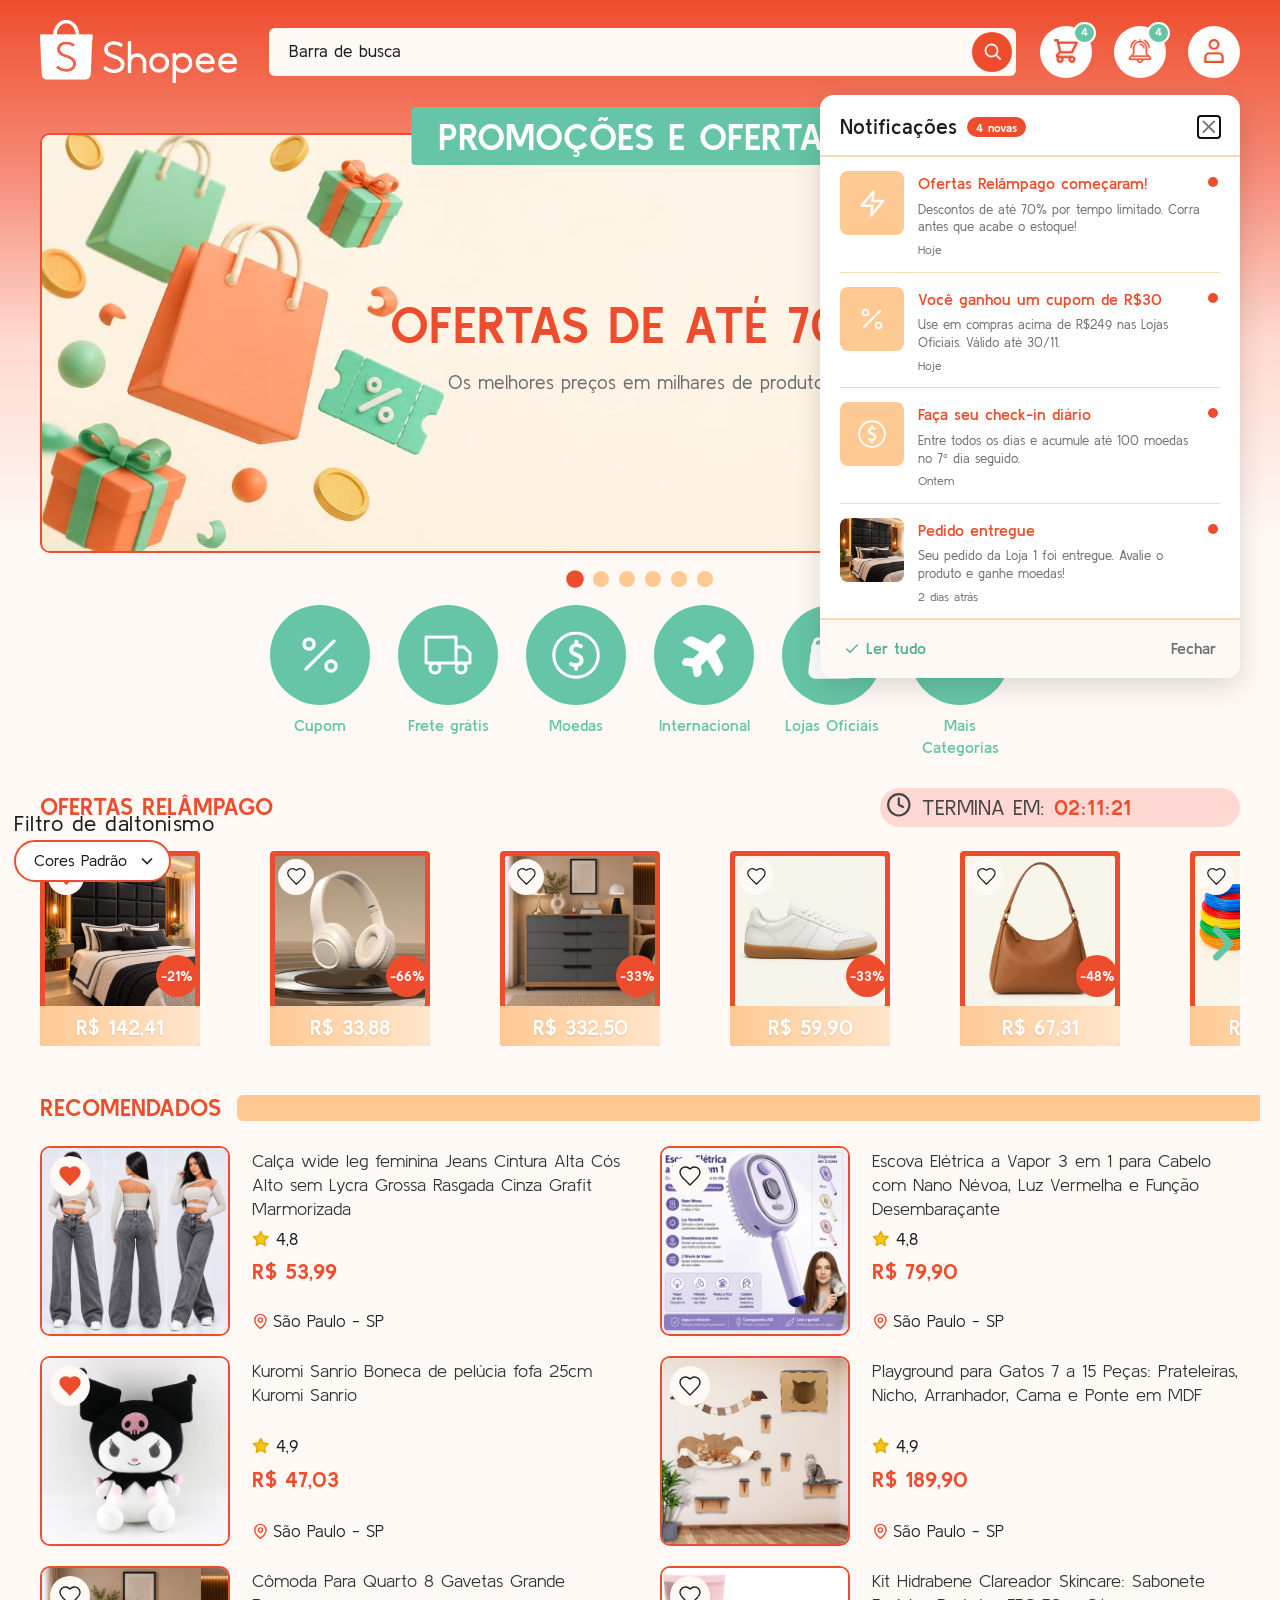
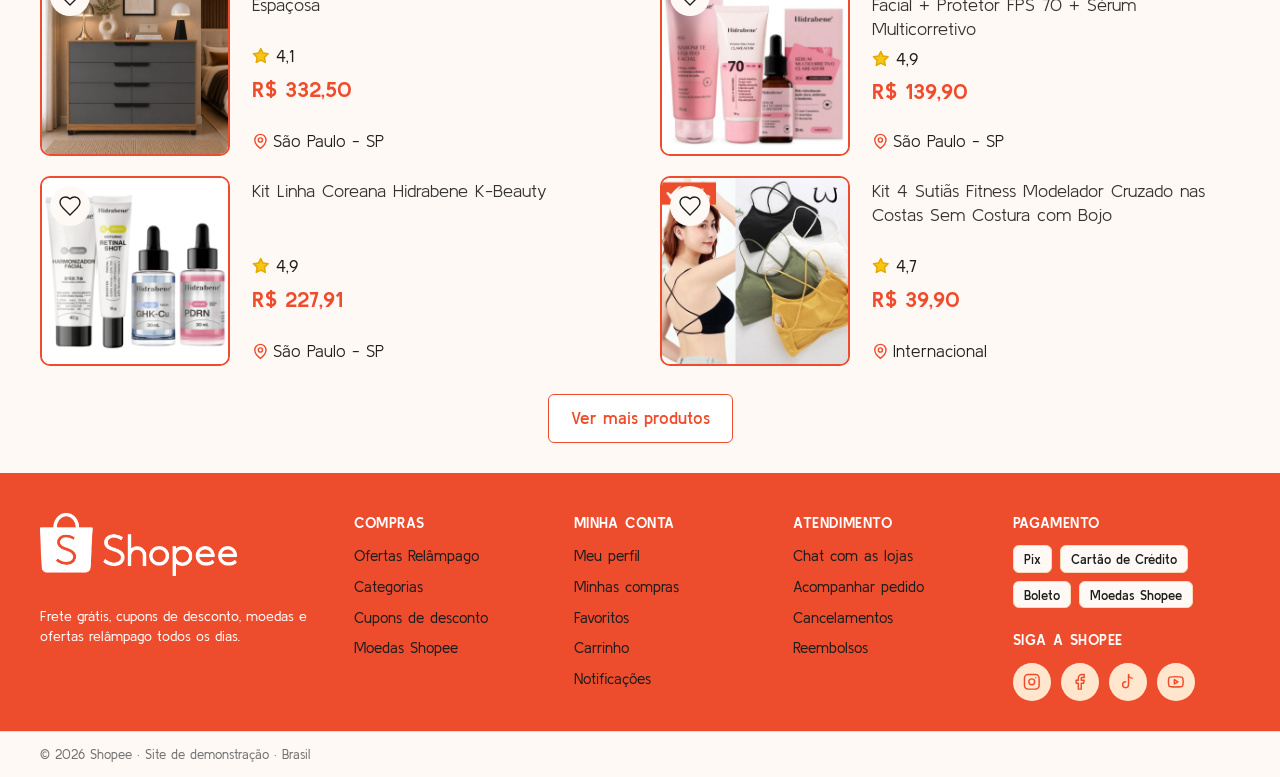
<file: notificacoes.html>
<!DOCTYPE html>
<html lang="pt-BR">
<head>
  <meta charset="UTF-8">
  <meta name="viewport" content="width=device-width, initial-scale=1.0">
  <title>Notificações | Shopee</title>
  <meta name="description" content="As notificações da Shopee agora abrem num popup pelo sininho do cabeçalho.">
  <meta http-equiv="refresh" content="0; url=index.html#notificacoes">
  <script>location.replace("index.html#notificacoes");</script>
</head>
<body>
  <p>As notificações agora abrem pelo sininho. <a href="index.html#notificacoes">Abrir notificações</a></p>
</body>
</html>
</file>
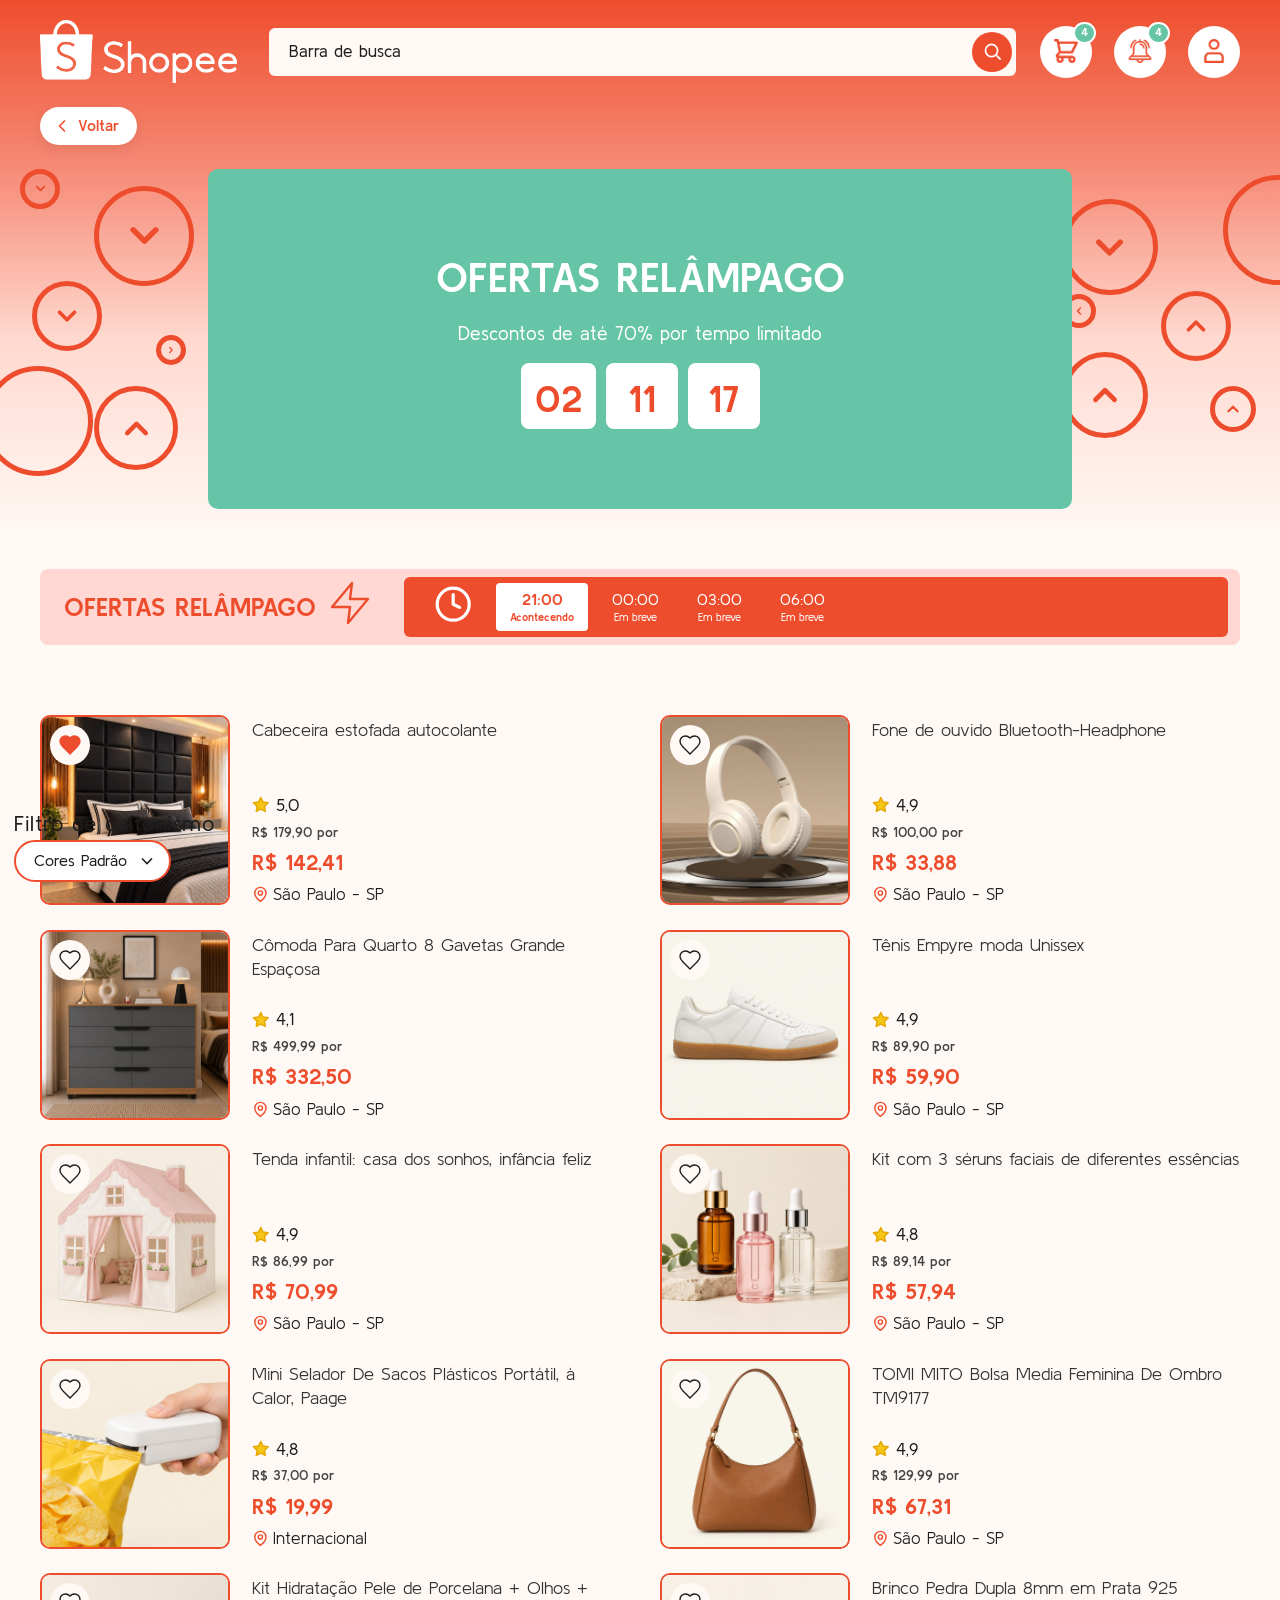
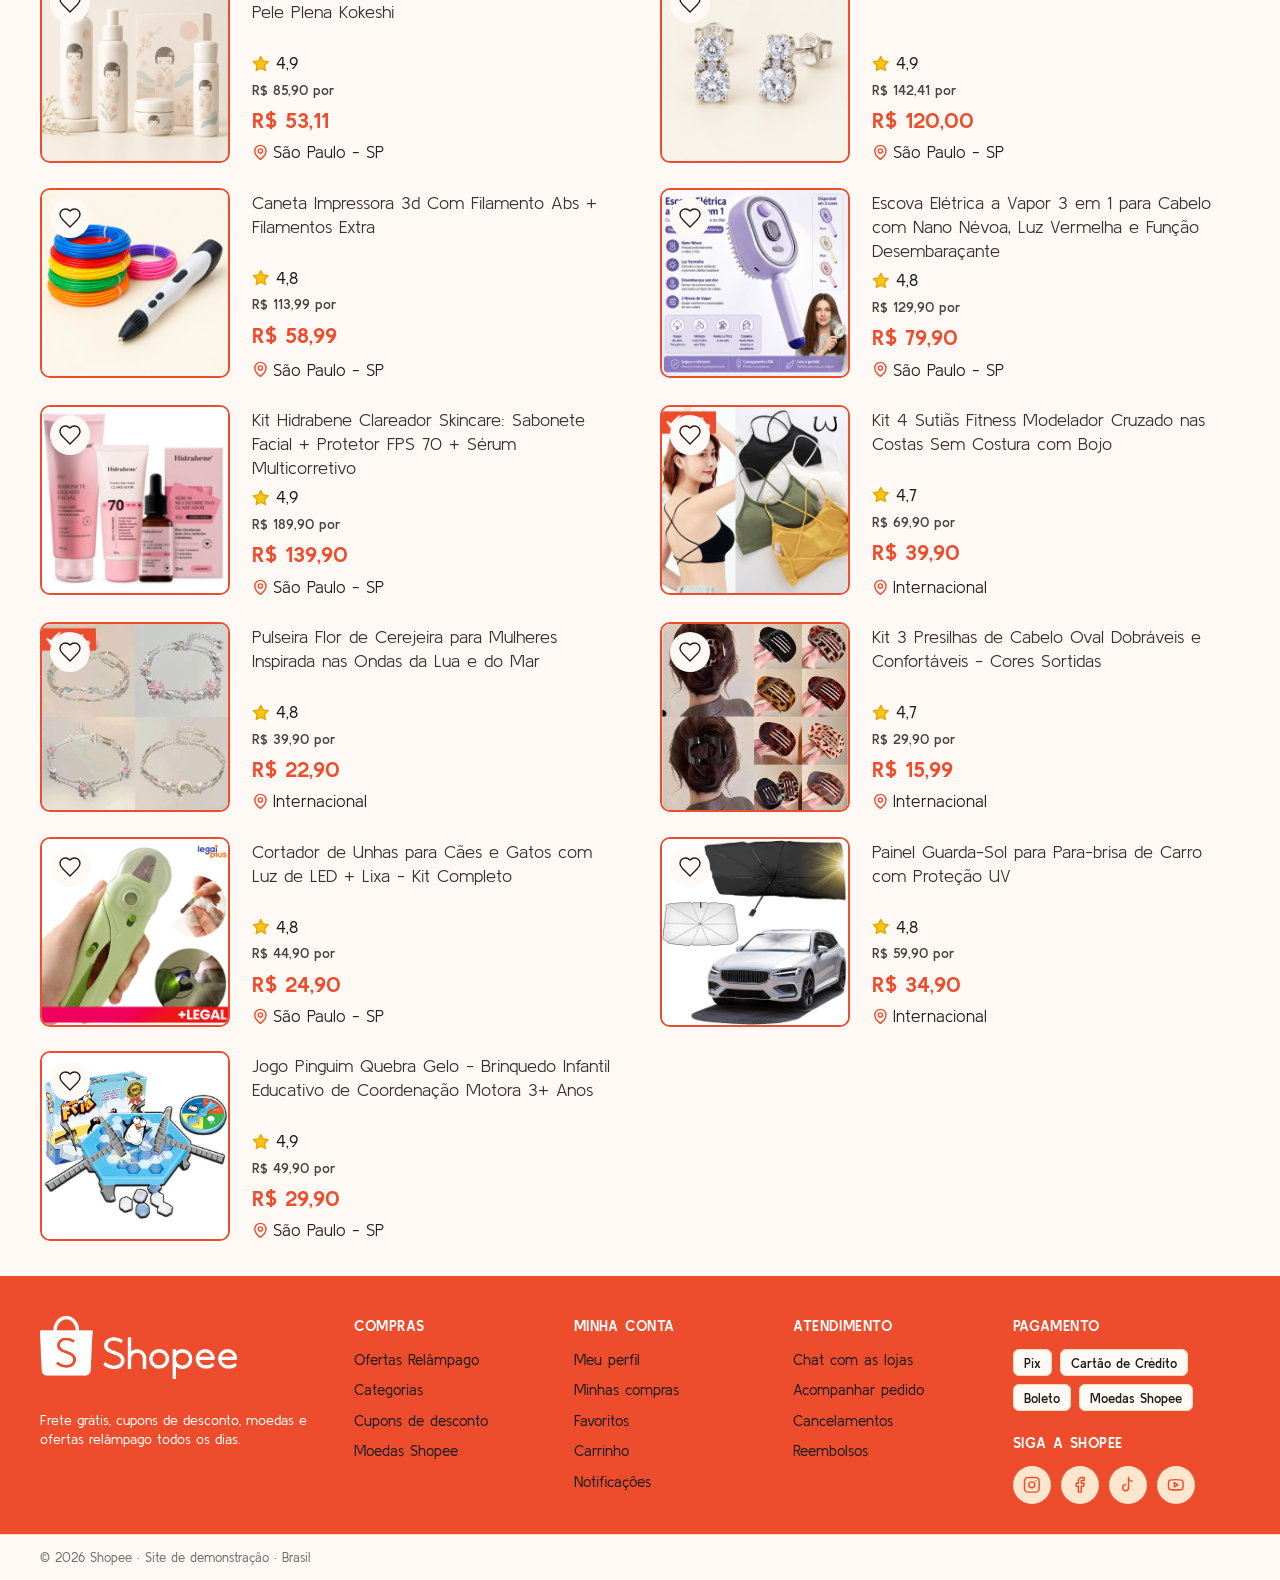
<file: oferta-relampago.html>
<!DOCTYPE html>
<html lang="pt-BR">
<head>
  <meta charset="UTF-8">
  <meta name="viewport" content="width=device-width, initial-scale=1.0">
  <title>Ofertas Relâmpago | Shopee</title>
  <link rel="icon" type="image/png" sizes="32x32" href="img/icon.png">
  <meta name="description" content="Shopee: compre com frete grátis, cupons de desconto, moedas e ofertas relâmpago.">
  <link rel="preconnect" href="https://fonts.googleapis.com">
  <link rel="preconnect" href="https://fonts.gstatic.com" crossorigin>
  <link href="https://fonts.googleapis.com/css2?family=Kulim+Park:wght@300;400;600;700&display=swap" rel="stylesheet">
  <link rel="stylesheet" href="css/style.css">
</head>
<body data-pagina="oferta">
  <header id="topo" class="topo"></header>

  <main class="container">
    <section class="relampago-hero" aria-label="Ofertas relâmpago">
      <div class="relogios" id="relogios" aria-hidden="true"></div>
      <div class="relampago-hero__caixa">
        <h2>Ofertas Relâmpago</h2>
        <p style="margin:0;font-size:1.2rem">Descontos de até 70% por tempo limitado</p>
        <div class="relampago-hero__tempo"><span id="h">00</span><span id="m">00</span><span id="s">00</span></div>
      </div>
    </section>
    <div class="barra-relampago">
      <h2>Ofertas Relâmpago <span data-icone="zap"></span></h2>
      <div class="barra-relampago__tempo"><span data-icone="clock"></span><div class="horarios" id="horarios"></div></div>
    </div>
    <div class="lista-produtos" id="lista-oferta"></div>
  </main>

  <footer id="rodape"></footer>

  <script src="js/data.js"></script>
  <script src="js/app.js"></script>
  <script src="js/oferta.js"></script>
</body>
</html>
</file>
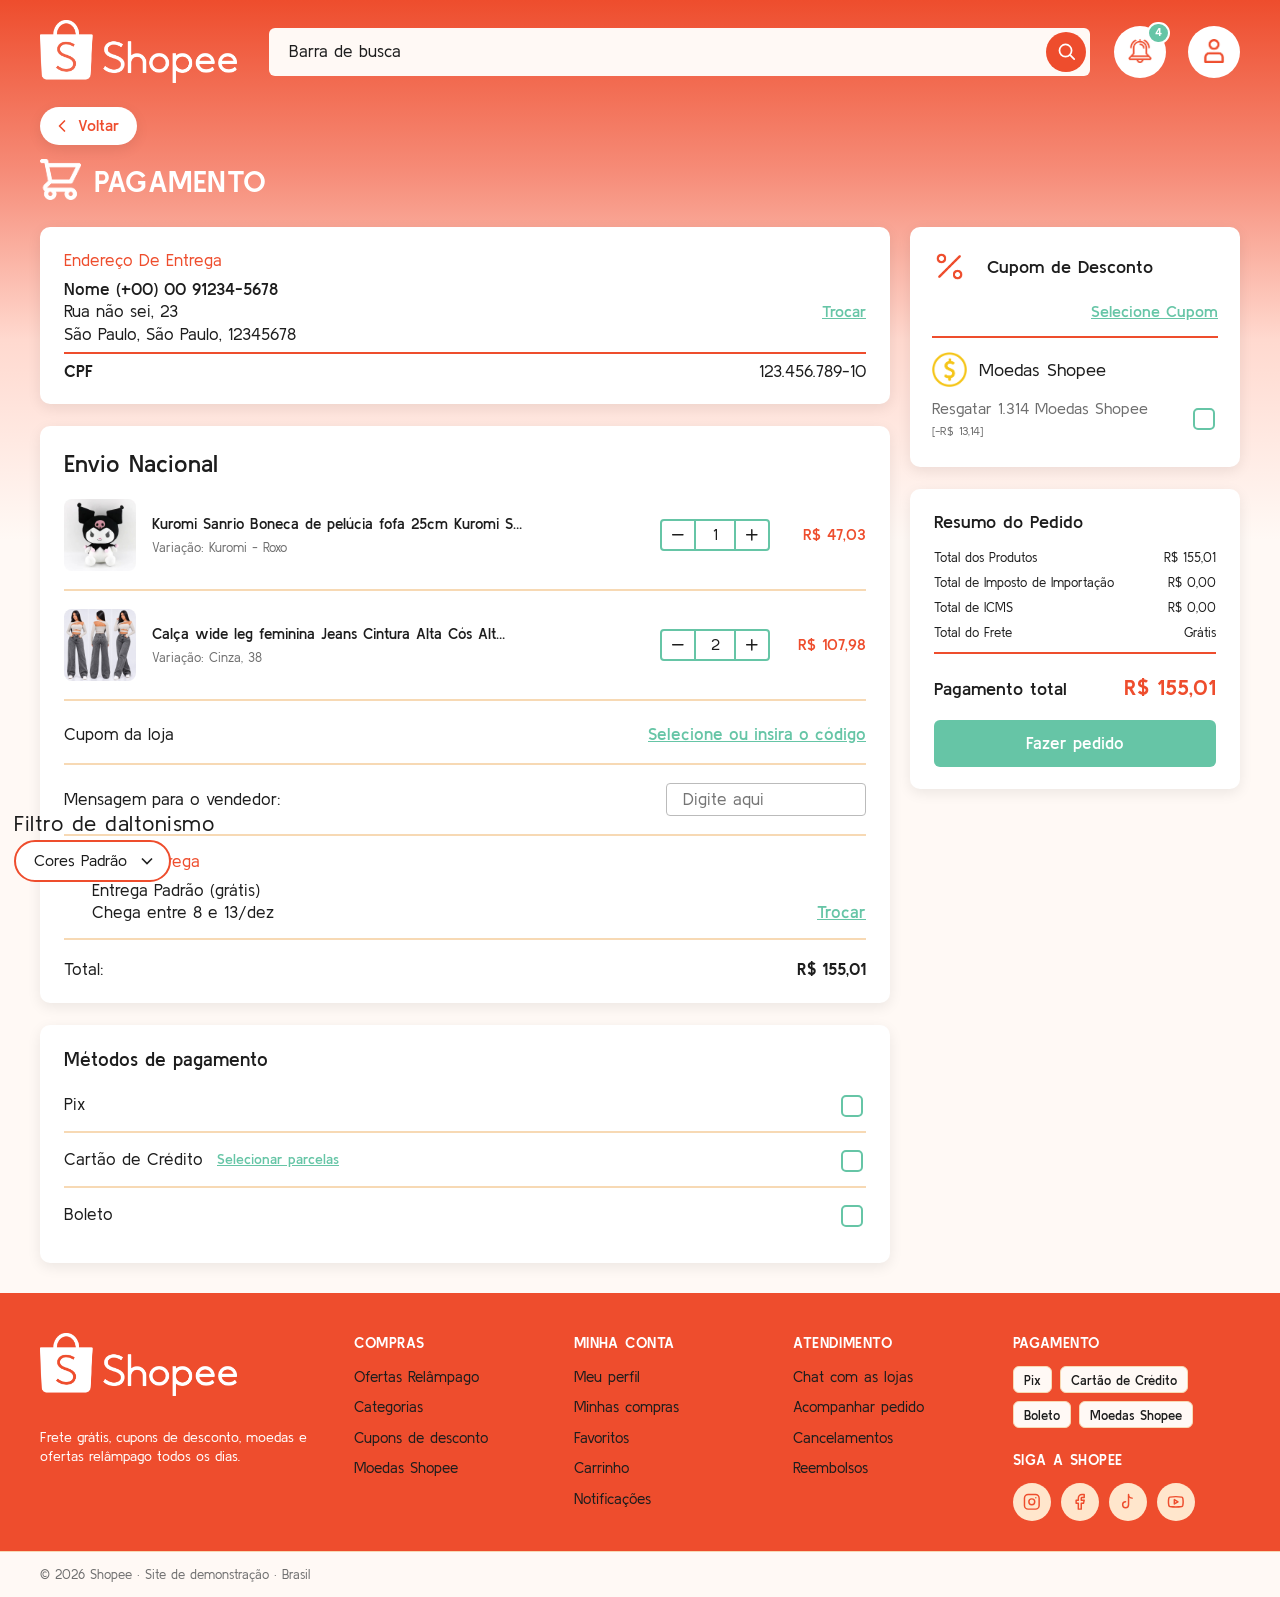
<file: pagamento.html>
<!DOCTYPE html>
<html lang="pt-BR">
<head>
  <meta charset="UTF-8">
  <meta name="viewport" content="width=device-width, initial-scale=1.0">
  <title>Pagamento | Shopee</title>
  <link rel="icon" type="image/png" sizes="32x32" href="img/icon.png">
  <meta name="description" content="Shopee: compre com frete grátis, cupons de desconto, moedas e ofertas relâmpago.">
  <link rel="preconnect" href="https://fonts.googleapis.com">
  <link rel="preconnect" href="https://fonts.gstatic.com" crossorigin>
  <link href="https://fonts.googleapis.com/css2?family=Kulim+Park:wght@300;400;600;700&display=swap" rel="stylesheet">
  <link rel="stylesheet" href="css/style.css">
</head>
<body data-pagina="pagamento">
  <header id="topo" class="topo"></header>

  <main class="container">
    <h1 class="titulo-pagina"><span data-icone="cart"></span> Pagamento</h1>
    <div class="pagamento-grid" id="pagamento">
      <div class="pagamento-col">
        <section class="cartao cartao--pad" id="endereco"></section>
        <div id="envios" class="pagamento-col"></div>
        <section class="cartao cartao--pad">
          <h3 style="margin:0 0 6px;font-weight:600">Métodos de pagamento</h3>
          <div id="metodos"></div>
        </section>
      </div>
      <aside class="pagamento-col">
        <section class="cartao" style="padding:22px 22px 26px">
          <div class="cupom-topo"><span data-icone="percent"></span> Cupom de Desconto</div>
          <div class="cupom-acao"><div id="cupom-aplicado"></div><button class="link-verde" id="selecionar-cupom">Selecione Cupom</button></div>
          <div class="moedas-linha"><span data-icone="dollar"></span> Moedas Shopee</div>
          <label class="moedas-resgate"><span>Resgatar <span id="saldo-moedas">0</span> Moedas Shopee<br><small id="valor-moedas"></small></span><input type="checkbox" class="check" id="usar-moedas"></label>
        </section>
        <section class="cartao cartao--pad resumo">
          <h3>Resumo do Pedido</h3>
          <dl id="resumo"></dl>
          <div class="resumo__total">Pagamento total <strong id="pagamento-total">R$ 0,00</strong></div>
          <button class="botao botao--verde botao--bloco" id="fazer-pedido">Fazer pedido</button>
        </section>
      </aside>
    </div>
  </main>

  <footer id="rodape"></footer>

  <script src="js/data.js"></script>
  <script src="js/app.js"></script>
  <script src="js/pagamento.js"></script>
</body>
</html>
</file>
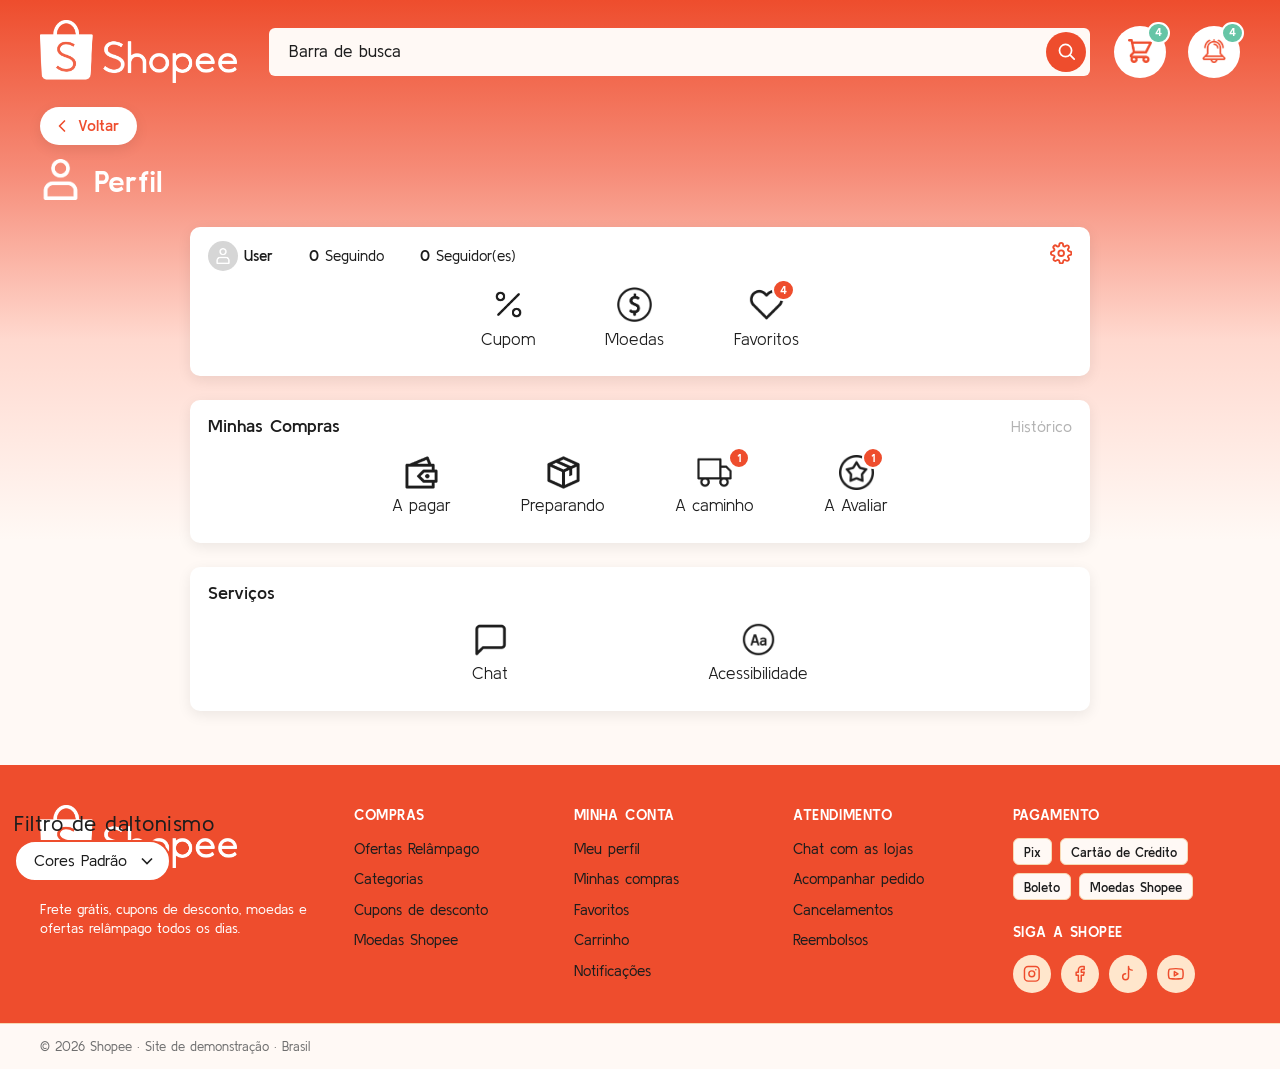
<file: perfil.html>
<!DOCTYPE html>
<html lang="pt-BR">
<head>
  <meta charset="UTF-8">
  <meta name="viewport" content="width=device-width, initial-scale=1.0">
  <title>Meu Perfil | Shopee</title>
  <link rel="icon" type="image/png" sizes="32x32" href="img/icon.png">
  <meta name="description" content="Shopee: compre com frete grátis, cupons de desconto, moedas e ofertas relâmpago.">
  <link rel="preconnect" href="https://fonts.googleapis.com">
  <link rel="preconnect" href="https://fonts.gstatic.com" crossorigin>
  <link href="https://fonts.googleapis.com/css2?family=Kulim+Park:wght@300;400;600;700&display=swap" rel="stylesheet">
  <link rel="stylesheet" href="css/style.css">
</head>
<body data-pagina="perfil">
  <header id="topo" class="topo"></header>

  <main class="container">
    <h1 class="titulo-pagina titulo-pagina--normal"><span data-icone="user"></span> Perfil</h1>
    <div class="container--estreito" style="margin:0 auto;padding:0">
      <section class="cartao perfil-cartao">
        <div class="perfil-topo">
          <span class="perfil-topo__usuario"><span class="avatar" data-icone="user"></span> <span id="nome-usuario">User</span></span>
          <span><strong id="seguindo">0</strong> Seguindo</span>
          <span><strong id="seguidores">0</strong> Seguidor(es)</span>
          <button id="configuracoes" aria-label="Configurações"><span data-icone="settings"></span></button>
        </div>
        <div class="perfil-atalhos">
          <a class="perfil-atalho" href="cupons.html"><span data-icone="percent"></span>Cupom<span class="contador oculto" id="qtd-cupons"></span></a>
          <a class="perfil-atalho" href="moedas.html"><span data-icone="dollar"></span>Moedas</a>
          <a class="perfil-atalho" href="favoritos.html"><span data-icone="heart"></span>Favoritos<span class="contador oculto" id="qtd-favoritos"></span></a>
        </div>
      </section>
      <section class="cartao perfil-cartao">
        <div class="perfil-cartao__titulo"><h3>Minhas Compras</h3><a href="minhas-compras.html">Histórico</a></div>
        <div class="perfil-atalhos" id="atalhos-compras"></div>
      </section>
      <section class="cartao perfil-cartao">
        <div class="perfil-cartao__titulo"><h3>Serviços</h3></div>
        <div class="perfil-atalhos perfil-atalhos--servicos">
          <a class="perfil-atalho" href="chat.html"><span data-icone="message"></span>Chat</a>
          <button class="perfil-atalho" id="acessibilidade"><span data-icone="aa"></span>Acessibilidade</button>
        </div>
      </section>
    </div>
  </main>

  <footer id="rodape"></footer>

  <script src="js/data.js"></script>
  <script src="js/app.js"></script>
  <script src="js/perfil.js"></script>
</body>
</html>
</file>
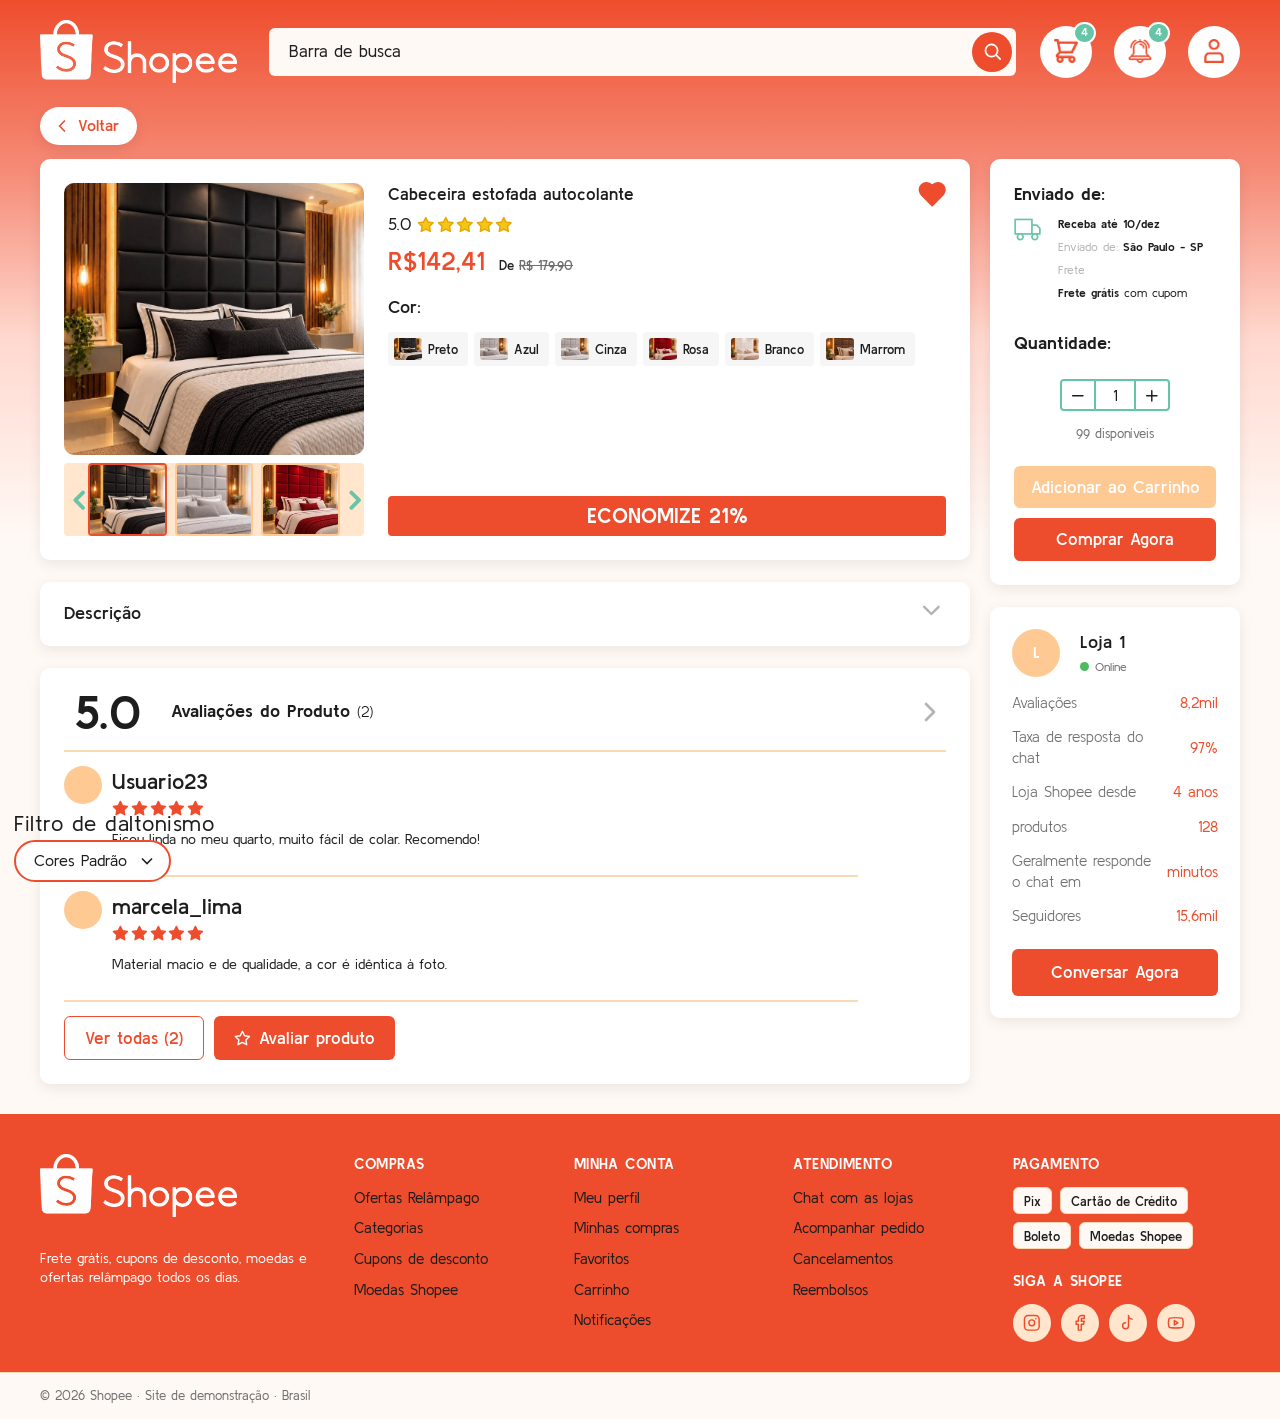
<file: produto.html>
<!DOCTYPE html>
<html lang="pt-BR">
<head>
  <meta charset="UTF-8">
  <meta name="viewport" content="width=device-width, initial-scale=1.0">
  <title>Produto | Shopee</title>
  <link rel="icon" type="image/png" sizes="32x32" href="img/icon.png">
  <meta name="description" content="Shopee: compre com frete grátis, cupons de desconto, moedas e ofertas relâmpago.">
  <link rel="preconnect" href="https://fonts.googleapis.com">
  <link rel="preconnect" href="https://fonts.gstatic.com" crossorigin>
  <link href="https://fonts.googleapis.com/css2?family=Kulim+Park:wght@300;400;600;700&display=swap" rel="stylesheet">
  <link rel="stylesheet" href="css/style.css">
</head>
<body data-pagina="produto">
  <header id="topo" class="topo"></header>

  <main class="container" id="pagina-produto">
    <div class="produto-grid">
      <div style="display:flex;flex-direction:column;gap:22px">
        <section class="cartao produto-principal">
          <div class="galeria">
            <div class="galeria__principal"><img id="imagem-principal" src="" alt=""></div>
            <div class="galeria__miniaturas">
              <button class="galeria__seta" data-galeria="-1" aria-label="Imagem anterior"></button>
              <div class="galeria__lista" id="miniaturas"></div>
              <button class="galeria__seta" data-galeria="1" aria-label="Próxima imagem"></button>
            </div>
          </div>
          <div class="produto-info" id="produto-info"></div>
        </section>

        <section class="cartao acordeao" id="descricao">
          <button class="acordeao__botao" aria-expanded="false">Descrição <span data-icone="down"></span></button>
          <div class="acordeao__conteudo"><div><p id="texto-descricao"></p></div></div>
        </section>

        <section class="cartao avaliacoes" id="avaliacoes"></section>
      </div>

      <aside style="display:flex;flex-direction:column;gap:22px">
        <section class="cartao lateral-compra" id="lateral-compra"></section>
        <section class="cartao loja-cartao" id="loja-cartao"></section>
      </aside>
    </div>
  </main>

  <footer id="rodape"></footer>

  <script src="js/data.js"></script>
  <script src="js/app.js"></script>
  <script src="js/produto.js"></script>
</body>
</html>
</file>
<file: css/style.css>
/* =========================================================
   SHOPEE — Folha de estilo principal
   Organização:
   1. Tokens (cores, sombras, raios)
   2. Paletas do filtro de daltonismo
   3. Base / utilitários
   4. Cabeçalho
   5. Componentes (botões, cards, chips, stepper, checkbox...)
   6. Páginas
   7. Toast / modal
   8. Responsivo
   ========================================================= */

/* 1. TOKENS ------------------------------------------------ */
:root {
  --primaria: #ee4d2d;
  --primaria-escura: #d63f20;
  --secundaria: #66c5a6;
  --secundaria-escura: #4fae8f;
  --pessego: #ffc994;
  --pessego-claro: #ffe6cc;
  --rosa: #ffd8d3;
  --dourado: #f5c518;
  --fundo: #fff9f5;
  --branco: #ffffff;
  --texto: #1d1d1d;
  --texto-suave: #6f6f6f;
  --texto-fraco: #b3b3b3;
  --divisor: #f7d9b4;
  --cinza-chip: #d9d9d9;
  --online: #4cbb5f;

  --topo-1: #ee4d2d;
  --topo-2: #f68b77;
  --topo-3: #ffd9cf;

  --raio: 10px;
  --raio-sm: 6px;
  --sombra: 0 4px 14px rgba(0, 0, 0, 0.08);
  --sombra-forte: 0 8px 28px rgba(0, 0, 0, 0.14);
  --fonte: "Kulim Park", system-ui, sans-serif;
  --largura: 1240px;
}

/* 2. PALETAS DO FILTRO DE DALTONISMO ---------------------- */
/* Protanopia e deuteranopia: troca vermelho/verde por azul/laranja (Okabe-Ito) */
html[data-daltonismo="protanopia"],
html[data-daltonismo="deuteranopia"] {
  --primaria: #0072b2;
  --primaria-escura: #005a8c;
  --secundaria: #e69f00;
  --secundaria-escura: #b67d00;
  --pessego: #ffe0a3;
  --pessego-claro: #fff0cf;
  --rosa: #d6e9f5;
  --divisor: #f1dca8;
  --topo-1: #0072b2;
  --topo-2: #5aa6d3;
  --topo-3: #d6e9f5;
}
/* Tritanopia: evita azul/amarelo, usa vermelho/verde-azulado */
html[data-daltonismo="tritanopia"] {
  --primaria: #cc3311;
  --primaria-escura: #a32709;
  --secundaria: #009988;
  --secundaria-escura: #007a6c;
  --pessego: #f5c2c2;
  --pessego-claro: #fbe1e1;
  --rosa: #fbe1e1;
  --divisor: #f0c9c9;
  --dourado: #cc3311;
  --topo-1: #cc3311;
  --topo-2: #e57a62;
  --topo-3: #fbe1e1;
}
/* Acromatopsia: alto contraste em tons de cinza */
html[data-daltonismo="acromatopsia"] {
  --primaria: #222222;
  --primaria-escura: #000000;
  --secundaria: #555555;
  --secundaria-escura: #333333;
  --pessego: #d4d4d4;
  --pessego-claro: #ececec;
  --rosa: #e6e6e6;
  --divisor: #cfcfcf;
  --dourado: #777777;
  --online: #444444;
  --topo-1: #222222;
  --topo-2: #777777;
  --topo-3: #e6e6e6;
}
html[data-daltonismo="acromatopsia"] img { filter: grayscale(1); }

/* Fonte maior (acessibilidade) */
html.fonte-grande { font-size: 112.5%; }

/* 3. BASE ------------------------------------------------- */
*, *::before, *::after { box-sizing: border-box; }
html { font-size: 100%; overflow-x: clip; }
body { overflow-x: clip; }
body {
  margin: 0;
  font-family: var(--fonte);
  color: var(--texto);
  background:
    linear-gradient(180deg, var(--topo-1) 0, var(--topo-2) 170px, var(--topo-3) 340px, var(--fundo) 540px) no-repeat,
    var(--fundo);
  min-height: 100vh;
  line-height: 1.35;
}
img { max-width: 100%; display: block; }
a { color: inherit; text-decoration: none; }
button, input, select, textarea { font: inherit; color: inherit; }
button { cursor: pointer; background: none; border: 0; padding: 0; }
.container { width: 100%; max-width: var(--largura); margin: 0 auto; padding: 0 20px; }
.container--estreito { max-width: 900px; }
.sr-only { position: absolute; width: 1px; height: 1px; overflow: hidden; clip: rect(0 0 0 0); }
.icone { width: 1em; height: 1em; stroke: currentColor; fill: none; stroke-width: 2; stroke-linecap: round; stroke-linejoin: round; flex-shrink: 0; }
/* Ícones em imagem: a máscara pinta a imagem com a cor do texto, como os SVGs */
.icone--img { display: inline-block; vertical-align: -0.125em; background-color: currentColor; -webkit-mask: var(--icone-img) center / contain no-repeat; mask: var(--icone-img) center / contain no-repeat; }
img.icone--foto { display: inline-block; vertical-align: -0.125em; object-fit: contain; }
.oculto { display: none !important; }
.preco { color: var(--primaria); font-weight: 700; }
.riscado { text-decoration: line-through; color: var(--texto-suave); }
.vazio { text-align: center; padding: 60px 20px; color: var(--texto-suave); }
.vazio .icone { font-size: 56px; color: var(--pessego); margin: 0 auto 14px; }
.vazio h3 { color: var(--texto); margin: 0 0 6px; }
main { padding-bottom: 40px; }
/* Rodapé sempre no fim da tela, mesmo em páginas curtas */
body { display: flex; flex-direction: column; }
body > main { flex: 1 0 auto; width: 100%; }

/* Título de página (ícone + texto branco) */
.titulo-pagina {
  display: flex; align-items: center; gap: 12px;
  color: var(--branco); font-size: 1.9rem; font-weight: 700; text-transform: uppercase;
  margin: 18px 0 22px; letter-spacing: 0.01em;
}
.titulo-pagina .icone { font-size: 2.6rem; }
.titulo-pagina--normal { text-transform: none; }

/* Botão "Voltar" (todas as páginas, menos a inicial) */
.botao-voltar { display: inline-flex; align-items: center; gap: 6px; margin-top: 4px; padding: 8px 18px 8px 12px; border-radius: 999px; background: var(--branco); color: var(--primaria); font-weight: 600; font-size: 1rem; box-shadow: var(--sombra); transition: transform .15s, background .2s; }
.botao-voltar .icone { font-size: 1.25rem; }
.botao-voltar:hover { transform: translateX(-3px); background: var(--pessego-claro); }
.botao-voltar + .titulo-pagina { margin-top: 12px; }
main > .botao-voltar { margin-bottom: 14px; }
main > .botao-voltar + .titulo-pagina { margin-top: 0; }

/* 4. CABEÇALHO -------------------------------------------- */
.topo { padding: 20px 10px; }
/* Logo: área de respiro de 0,5x a altura da logo em volta dela */
:root { --logo-altura: 63px; --logo-respiro: calc(var(--logo-altura) * 0.5); }
.topo__linha { display: flex; align-items: center; gap: 24px; }
.logo { background: transparent; display: inline-flex; flex-shrink: 0; line-height: 0; }
.topo__linha > .logo { margin-right: calc(var(--logo-respiro) - 24px); }
.logo__imagem { width: calc(var(--logo-altura) * 3.14); height: var(--logo-altura); object-fit: contain; border-radius: 8px; }
.logo__s { fill: var(--primaria); }
.busca { flex: 1; display: flex; align-items: center; background: var(--fundo); border-radius: var(--raio-sm); padding: 4px 4px 4px 20px; position: relative; }
.busca input { flex: 1; border: 0; outline: 0; background: transparent; font-size: 1.05rem; padding: 8px 0; }
.busca input::placeholder { color: var(--texto); }
.busca__botao { width: 40px; height: 40px; border-radius: 50%; background: var(--primaria); color: var(--branco); display: grid; place-items: center; font-size: 1.3rem; transition: background .2s; }
.busca__botao:hover { background: var(--primaria-escura); }
.busca__sugestoes { position: absolute; left: 0; right: 0; top: calc(100% + 6px); background: var(--branco); border-radius: var(--raio-sm); box-shadow: var(--sombra-forte); z-index: 30; overflow: hidden; }
.busca__sugestoes a { display: flex; align-items: center; gap: 10px; padding: 10px 16px; font-size: .95rem; }
.busca__sugestoes a:hover, .busca__sugestoes a.ativo { background: var(--pessego-claro); }
.busca__sugestoes img { width: 34px; height: 34px; border-radius: 4px; object-fit: cover; }
.acoes-topo { display: flex; gap: 22px; }
.botao-icone { position: relative; width: 52px; height: 52px; border-radius: 50%; background: var(--branco); color: var(--primaria); display: grid; place-items: center; font-size: 1.55rem; transition: transform .15s; }
.botao-icone:hover { transform: translateY(-2px); }
.contador { position: absolute; top: -4px; right: -4px; min-width: 22px; height: 22px; padding: 0 6px; border-radius: 11px; background: var(--secundaria); color: var(--branco); font-size: .75rem; font-weight: 700; display: grid; place-items: center; border: 2px solid var(--branco); }

/* 5. COMPONENTES ------------------------------------------ */
.cartao { background: var(--branco); border-radius: var(--raio); box-shadow: var(--sombra); }
.cartao--pad { padding: 22px 24px; }

.botao { display: inline-flex; align-items: center; justify-content: center; gap: 8px; border-radius: var(--raio-sm); padding: 12px 22px; font-weight: 600; font-size: 1.05rem; transition: background .2s, opacity .2s, transform .1s; }
.botao:active { transform: scale(.98); }
.botao:disabled { opacity: .55; cursor: not-allowed; }
.botao--primario { background: var(--primaria); color: var(--branco); }
.botao--primario:hover:not(:disabled) { background: var(--primaria-escura); }
.botao--pessego { background: var(--pessego); color: var(--branco); }
.botao--pessego:hover:not(:disabled) { filter: brightness(.95); }
.botao--verde { background: var(--secundaria); color: var(--branco); }
.botao--verde:hover:not(:disabled) { background: var(--secundaria-escura); }
.botao--contorno { border: 1.5px solid var(--primaria); color: var(--primaria); background: var(--branco); }
.botao--contorno:hover { background: var(--pessego-claro); }
.botao--sm { padding: 6px 14px; font-size: .85rem; border-radius: 4px; }
.botao--bloco { width: 100%; }
.link-verde { color: var(--secundaria); font-weight: 600; text-decoration: underline; }
.link-verde:hover { color: var(--secundaria-escura); }

/* Seletor de quantidade */
.stepper { display: inline-flex; border: 2px solid var(--secundaria); border-radius: 4px; overflow: hidden; height: 32px; }
.stepper button { width: 32px; display: grid; place-items: center; font-size: 1.1rem; }
.stepper button:hover { background: var(--pessego-claro); }
.stepper input { width: 42px; border: 0; border-left: 2px solid var(--secundaria); border-right: 2px solid var(--secundaria); text-align: center; outline: 0; -moz-appearance: textfield; }
.stepper input::-webkit-outer-spin-button, .stepper input::-webkit-inner-spin-button { -webkit-appearance: none; }

/* Checkbox */
.check { appearance: none; width: 22px; height: 22px; border: 2px solid var(--secundaria); border-radius: 5px; display: inline-grid; place-items: center; cursor: pointer; flex-shrink: 0; background: var(--branco); }
.check:checked { background: var(--secundaria); }
.check:checked::after { content: ""; width: 6px; height: 11px; border: solid var(--branco); border-width: 0 2.5px 2.5px 0; transform: rotate(45deg) translate(-1px, -1px); }
.check:focus-visible { outline: 2px solid var(--primaria); outline-offset: 2px; }

/* Chips (variações) */
.chips { display: flex; flex-wrap: wrap; gap: 6px; }
.chip { background: var(--cinza-chip); border-radius: 4px; padding: 4px 12px; font-size: .95rem; border: 2px solid transparent; transition: border-color .15s, background .15s; }
.chip:hover { border-color: var(--pessego); }
.chip.ativo { border-color: var(--primaria); background: var(--pessego-claro); color: var(--primaria); }
.chip--img { display: flex; align-items: center; gap: 6px; background: #f6f6f6; padding: 4px 8px 4px 4px; font-size: .8rem; font-weight: 600; min-width: 74px; }
.chip--img img { width: 28px; height: 22px; object-fit: cover; border-radius: 3px; }

/* Estrelas */
.estrelas { display: inline-flex; gap: 2px; color: var(--texto); font-size: 1.05rem; }
.estrelas .cheia { fill: var(--dourado); color: var(--dourado); }
.estrelas--vermelhas .cheia { fill: var(--primaria); color: var(--primaria); }
.nota { display: inline-flex; align-items: center; gap: 6px; font-size: 1.05rem; }
.nota .icone { fill: var(--dourado); color: #e5a800; font-size: 1.1rem; }

/* Coração (favoritar) */
.fav { width: 40px; height: 40px; border-radius: 50%; background: var(--fundo); display: grid; place-items: center; font-size: 1.5rem; color: var(--texto); stroke-width: 1.4; transition: transform .15s; }
.fav .icone { stroke-width: 1.4; }
.fav:hover { transform: scale(1.1); }
.fav.ativo { color: var(--primaria); }
.fav.ativo .icone { fill: var(--primaria); }

/* Card de produto em lista (home, categorias, oferta) */
.lista-produtos { display: grid; grid-template-columns: repeat(2, 1fr); gap: 20px 40px; }
.produto-linha { display: grid; grid-template-columns: 190px 1fr; gap: 22px; position: relative; }
.produto-linha__img { border: 2.5px solid var(--primaria); border-radius: var(--raio); aspect-ratio: 1; overflow: hidden; background: var(--branco); }
.produto-linha__img img { width: 100%; height: 100%; object-fit: cover; transition: transform .3s; }
.produto-linha:hover .produto-linha__img img { transform: scale(1.05); }
.produto-linha .fav { position: absolute; top: 10px; left: 10px; }
.produto-linha__info { display: flex; flex-direction: column; gap: 6px; padding: 4px 0; min-width: 0; }
.produto-linha__nome { font-size: 1.1rem; font-weight: 300; color: #333; display: -webkit-box; -webkit-line-clamp: 3; -webkit-box-orient: vertical; overflow: hidden; min-height: 3.9em; }
.produto-linha__nome:hover { color: var(--primaria); }
.produto-linha__de { font-size: .85rem; font-weight: 600; color: #444; }
.produto-linha__preco { font-size: 1.4rem; color: var(--primaria); font-weight: 700; }
.produto-linha__local { margin-top: auto; display: flex; align-items: center; gap: 4px; font-size: 1.05rem; font-weight: 300; }
.produto-linha__local .icone { color: var(--primaria); }

/* Cabeçalho de seção */
.secao-titulo { display: flex; align-items: center; gap: 16px; color: var(--primaria); font-weight: 700; font-size: 1.5rem; text-transform: uppercase; margin: 36px 0 22px; }
.secao-titulo__barra { flex: 1; height: 26px; background: var(--pessego); border-radius: 6px 0 0 6px; margin-right: -20px; }

/* Rodapé do site (links, pagamento, redes e filtro de daltonismo) */
.filtro-daltonismo { position: fixed; left: 14px; bottom: 18px; z-index: 50; }
.filtro-daltonismo label { display: block; color: var(--laranja); font-size: 22px; letter-spacing: 0.5px; margin-bottom: 2px; text-shadow: 0 0 6px var(--creme);}
.filtro-daltonismo select { appearance: none; border: 2px solid var(--primaria); border-radius: 30px; padding: 8px 40px 8px 18px; background: var(--branco) url("data:image/svg+xml,%3Csvg xmlns='http://www.w3.org/2000/svg' viewBox='0 0 24 24' fill='none' stroke='%23222' stroke-width='2'%3E%3Cpath d='m6 9 6 6 6-6'/%3E%3C/svg%3E") no-repeat right 12px center / 20px; font-size: 1rem; cursor: pointer; }
.rodape { margin-top: 30px; background: var(--primaria); border-top: 4px solid var(--primaria); }
.rodape { margin-top: 30px; background: var(--primaria); border-top: 4px solid var(--primaria); }
.rodape__grade { display: grid; grid-template-columns: 1.5fr repeat(3, 1fr) 1.2fr; gap: 30px; padding-top: 36px; padding-bottom: 30px; }
.rodape__logo { display: flex; align-items: center; justify-content: flex-start; gap: 12px; margin-bottom: 15px; }
.rodape__logo img { width: 170px; height: auto; object-fit: contain;}
.rodape__marca .logo { margin-bottom: var(--logo-respiro); }
.rodape__marca p { color: var(--branco); font-size: .9rem; margin: 0 0 20px; max-width: 280px; }
.rodape__coluna h3 { margin: 0 0 12px; font-size: .95rem; font-weight: 700; text-transform: uppercase; letter-spacing: .03em; color: var(--branco); }
.rodape__coluna h3 + ul + h3 { margin-top: 22px; }
.rodape__coluna ul { list-style: none; margin: 0; padding: 0; display: flex; flex-direction: column; gap: 9px; }
.rodape__coluna a, .rodape__coluna button { color: var(--branco-suave); font-size: .92rem; text-align: left; }
.rodape__coluna a:hover, .rodape__coluna button:hover { color: var(--branco); }
.rodape__selos { flex-direction: row !important; flex-wrap: wrap; gap: 8px !important; }
.rodape__selos li { border: 1.5px solid var(--divisor); background: var(--fundo); border-radius: 6px; padding: 5px 10px 3px; font-size: .8rem; font-weight: 600; color: var(--texto); }
.rodape__redes { flex-direction: row !important; gap: 10px !important; }
.rodape__redes a { width: 38px; height: 38px; border-radius: 50%; background: var(--pessego-claro); color: var(--primaria); display: grid; place-items: center; font-size: 1.1rem; transition: background .2s, color .2s; }
.rodape__redes a:hover { background: var(--primaria); color: var(--branco); }
.rodape__base { border-top: 1.5px solid var(--divisor); padding: 14px 0; font-size: .82rem; color: var(--texto-suave); background: var(--fundo); }


/* 6. PÁGINAS ---------------------------------------------- */

/* ---- HOME ---- */
.promo { position: relative; margin-top: 30px; }
.promo__rotulo { position: absolute; top: -26px; left: 50%; transform: translateX(-50%); z-index: 3; background: var(--secundaria); color: var(--branco); font-weight: 700; font-size: 2.3rem; padding: 6px 26px 2px; border-radius: 4px; white-space: nowrap; }
.carrossel { position: relative; border: 2.5px solid var(--primaria); border-radius: var(--raio); overflow: hidden; background: var(--fundo); aspect-ratio: 1600 / 560; }
.carrossel__trilho { display: flex; height: 100%; transition: transform .6s cubic-bezier(.6,.1,.2,1); }
.slide { min-width: 100%; height: 100%; position: relative; display: flex; flex-direction: column; justify-content: center; align-items: center; text-align: center; gap: 10px; padding: 40px; color: var(--texto); }
.slide img { position: absolute; inset: 0; width: 100%; height: 100%; object-fit: cover; z-index: 0; }
.slide > *:not(img) { position: relative; z-index: 1; }
.slide h2 { font-size: clamp(1.8rem, 4vw, 3.4rem); margin: 0; color: var(--primaria); text-transform: uppercase; }
.slide p { margin: 0; font-size: 1.2rem; color: var(--texto-suave); }
.slide--laranja { background: linear-gradient(120deg, var(--primaria), var(--topo-2)); }
.slide--laranja h2, .slide--laranja p { color: var(--branco); }
.slide--verde { background: linear-gradient(120deg, var(--secundaria), var(--pessego-claro)); }
.slide--verde h2 { color: var(--branco); }
.slide--pessego { background: linear-gradient(120deg, var(--pessego), var(--fundo)); }
.slide--anuncio { padding: 0; background: var(--fundo); }
.slide--anuncio .slide__fundo { filter: blur(22px) saturate(1.2); transform: scale(1.25); }
.slide--anuncio img.slide__frente { object-fit: contain; z-index: 1; }
.carrossel__seta { position: absolute; top: 50%; transform: translateY(-50%); width: 44px; height: 44px; border-radius: 50%; background: rgba(255,255,255,.85); color: var(--primaria); display: grid; place-items: center; font-size: 1.6rem; z-index: 2; opacity: 0; transition: opacity .2s; }
.carrossel:hover .carrossel__seta { opacity: 1; }
.carrossel__seta--esq { left: 14px; } .carrossel__seta--dir { right: 14px; }
.pontos { display: flex; justify-content: center; gap: 10px; margin: 18px 0; }
.pontos button { width: 16px; height: 16px; border-radius: 50%; background: var(--pessego); transition: background .2s, transform .2s; }
.pontos button.ativo { background: var(--primaria); transform: scale(1.1); }

.atalhos { display: flex; justify-content: center; gap: 28px; flex-wrap: wrap; margin: 10px 0 20px; }
.atalho { display: flex; flex-direction: column; align-items: center; gap: 10px; width: 100px; color: var(--secundaria); font-weight: 600; font-size: 1rem; text-align: center; }
.atalho__circulo { width: 100px; height: 100px; border-radius: 50%; background: var(--secundaria); color: var(--branco); display: grid; place-items: center; font-size: 3rem; transition: transform .2s, background .2s; }
.atalho:hover .atalho__circulo { transform: translateY(-4px); background: var(--secundaria-escura); }

.relampago-topo { display: flex; justify-content: space-between; align-items: center; gap: 16px; margin: 30px 0 20px; }
.relampago-topo h2 { color: var(--primaria); font-size: 1.5rem; margin: 0; text-transform: uppercase; }
.contagem { display: flex; align-items: center; gap: 10px; background: var(--rosa); border-radius: 20px; padding: 4px 22px 2px 6px; font-size: 1.3rem; color: #444; text-transform: uppercase; min-width: 360px; }
.contagem .icone { font-size: 1.6rem; }
.contagem strong { color: var(--primaria); letter-spacing: .04em; }
.faixa-relampago { position: relative; }
.faixa-relampago__trilho { display: flex; gap: 70px; overflow-x: auto; scroll-behavior: smooth; scrollbar-width: none; padding: 4px 70px 10px 0; }
.faixa-relampago__trilho::-webkit-scrollbar { display: none; }
.oferta { flex: 0 0 160px; background: var(--primaria); border-radius: 4px; padding: 5px 5px 0; position: relative; display: block; }
.oferta__img { aspect-ratio: 1; overflow: hidden; border-radius: 2px; background: var(--branco); }
.oferta__img img { width: 100%; height: 100%; object-fit: cover; transition: transform .3s; }
.oferta:hover .oferta__img img { transform: scale(1.06); }
.oferta .fav { position: absolute; top: 8px; left: 8px; width: 36px; height: 36px; font-size: 1.3rem; }
.oferta__desconto { position: absolute; right: 2px; top: 104px; width: 42px; height: 42px; border-radius: 50%; background: var(--primaria); color: var(--branco); font-weight: 700; font-size: .85rem; display: grid; place-items: center; }
.oferta__preco { background: linear-gradient(90deg, var(--pessego), var(--pessego-claro)); margin: 0 -5px; color: var(--branco); font-weight: 700; font-size: 1.3rem; padding: 8px 10px 4px; text-align: center; border-radius: 0 0 4px 4px; text-shadow: 0 1px 2px rgba(0,0,0,.12); }
.faixa-relampago__seta { position: absolute; right: -10px; top: 50%; transform: translateY(-50%); font-size: 3.4rem; color: var(--secundaria); stroke-width: 3; }
.faixa-relampago__seta--esq { left: -10px; right: auto; }
.faixa-relampago__seta .icone { stroke-width: 3; }

.carregar-mais { display: flex; justify-content: center; margin-top: 28px; }

/* ---- PRODUTO ---- */
.produto-grid { display: grid; grid-template-columns: 1fr 250px; gap: 20px; align-items: start; }
.produto-principal { display: grid; grid-template-columns: 300px 1fr; gap: 24px; padding: 24px; }
.galeria__principal { aspect-ratio: 1.1; border-radius: var(--raio); overflow: hidden; background: var(--pessego); }
.galeria__principal img { width: 100%; height: 100%; object-fit: cover; }
.galeria__miniaturas { display: grid; grid-template-columns: 24px 1fr 24px; align-items: center; margin-top: 8px; background: var(--pessego-claro); border-radius: 4px; }
.galeria__lista { display: flex; gap: 8px; overflow: hidden; scroll-behavior: smooth; }
.galeria__lista button { flex: 0 0 calc((100% - 16px) / 3); aspect-ratio: 1.08; border-radius: 4px; overflow: hidden; background: var(--pessego); border: 2px solid transparent; }
.galeria__lista button.ativo { border-color: var(--primaria); }
.galeria__lista img { width: 100%; height: 100%; object-fit: cover; }
.galeria__seta { color: var(--secundaria); font-size: 1.9rem; display: grid; place-items: center; height: 100%; }
.galeria__seta .icone { stroke-width: 3; }
.produto-info { display: flex; flex-direction: column; gap: 8px; position: relative; }
.produto-info__nome { font-size: 1.05rem; font-weight: 600; margin: 0; padding-right: 46px; }
.produto-info .fav { position: absolute; top: -8px; right: -6px; background: transparent; font-size: 1.9rem; }
.selo-oficial { align-self: flex-start; background: var(--secundaria); color: var(--branco); font-size: .7rem; padding: 2px 6px; border-radius: 3px; }
.produto-info__preco { font-size: 1.6rem; color: var(--primaria); font-weight: 600; display: flex; align-items: baseline; gap: 14px; }
.produto-info__preco small { font-size: .8rem; color: var(--texto); font-weight: 600; }
.produto-info h4 { margin: 10px 0 4px; font-size: 1.1rem; font-weight: 600; }
.economize { margin-top: auto; background: var(--primaria); color: var(--branco); text-align: center; font-weight: 700; font-size: 1.3rem; padding: 6px; border-radius: 4px; }
.lateral-compra { padding: 24px; display: flex; flex-direction: column; gap: 10px; }
.lateral-compra h4 { margin: 0; font-size: 1.1rem; }
.envio { display: grid; grid-template-columns: 34px 1fr; gap: 6px 10px; font-size: .78rem; }
.envio .icone { font-size: 1.7rem; color: var(--secundaria); grid-row: span 4; }
.envio p { margin: 0; }
.envio .fraco { color: var(--texto-fraco); }
.lateral-compra .stepper { align-self: center; margin: 14px 0 10px; }
.lateral-compra .botao { font-size: 1.05rem; padding: 10px; }
.estoque { text-align: center; font-size: .8rem; color: var(--texto-suave); margin-top: -6px; }

.acordeao { padding: 0 24px; }
.acordeao__botao { width: 100%; display: flex; justify-content: space-between; align-items: center; padding: 14px 0; font-weight: 600; font-size: 1.1rem; }
.acordeao__botao .icone { font-size: 1.8rem; color: var(--texto-fraco); transition: transform .25s; }
.acordeao.aberto .acordeao__botao .icone { transform: rotate(180deg); }
.acordeao__conteudo { display: grid; grid-template-rows: 0fr; transition: grid-template-rows .3s; }
.acordeao.aberto .acordeao__conteudo { grid-template-rows: 1fr; }
.acordeao__conteudo > div { overflow: hidden; }
.acordeao__conteudo p { margin: 0 0 16px; color: #444; white-space: pre-line; }

.avaliacoes { padding: 20px 24px 24px; }
.avaliacoes__topo { display: flex; align-items: center; gap: 30px; text-align: left; padding-bottom: 14px; border-bottom: 2px solid var(--divisor); width: 100%; }
.avaliacoes__nota { font-size: 3rem; font-weight: 700; line-height: 1; padding-left: 10px; }
.avaliacoes__topo h3 { margin: 0; font-size: 1.15rem; flex: 1; }
.avaliacoes__topo .icone { font-size: 2rem; color: var(--texto-fraco); transition: transform .25s; }
.avaliacoes.expandido .avaliacoes__topo .icone { transform: rotate(90deg); }
.avaliacao { display: grid; grid-template-columns: 38px 1fr; gap: 10px; padding: 14px 0; border-bottom: 2px solid var(--divisor); max-width: 90%; }
.avaliacao:last-child { border-bottom: 0; }
.avatar { width: 38px; height: 38px; border-radius: 50%; background: var(--pessego); flex-shrink: 0; display: grid; place-items: center; color: var(--branco); font-weight: 700; }
.avaliacao h5 { margin: 0 0 4px; font-size: 1.4rem; font-weight: 600; }
.avaliacao p { margin: 8px 0 10px; font-size: .85rem; }
.avaliacao__foto { display: flex; flex-wrap: wrap; gap: 10px; margin-top: 12px;}
.avaliacao__foto img { width: 100px; height: 100px; object-fit: cover; border-radius: 8px; cursor: pointer;}
.avaliacoes__acoes { display: flex; flex-wrap: wrap; gap: 10px; margin-top: 14px; }
.avaliacoes__acoes .botao { padding: 10px 20px; }
.avaliar-bloqueado { display: inline-flex; align-items: center; gap: 8px; margin: 0; padding: 10px 16px; border-radius: var(--raio-sm); background: var(--pessego-claro); color: var(--texto-suave); font-size: .95rem; font-weight: 600; }
.avaliar-bloqueado .icone { color: var(--primaria); font-size: 1.1rem; }
.avaliar-bloqueado.botao--bloco { width: 100%; justify-content: center; }
/* Popup com todas as avaliações */
.modal--largo { max-width: 620px; }
.avaliacoes-pop__resumo { display: flex; align-items: center; gap: 16px; padding-bottom: 14px; }
.avaliacoes-pop__resumo small { display: block; color: var(--texto-suave); margin-top: 2px; }
.avaliacoes-pop__lista .avaliacao { max-width: 100%; }
.avaliacoes-pop__lista .avaliacao h5 { font-size: 1.1rem; }
/* Popup de avaliar */
.avaliar-produto { display: flex; align-items: center; gap: 12px; padding: 10px; margin-bottom: 14px; border-radius: 8px; background: var(--pessego-claro); font-size: .9rem; font-weight: 600; }
.avaliar-produto img { width: 52px; height: 52px; flex-shrink: 0; border-radius: 6px; object-fit: cover; background: var(--branco); }
.estrelas-escolha { display: flex; gap: 6px; }
.estrelas-escolha button { font-size: 2.2rem; color: var(--divisor); line-height: 0; transition: transform .12s, color .12s; }
.estrelas-escolha button:hover { transform: scale(1.12); }
.estrelas-escolha button.cheia { color: var(--primaria); }
.estrelas-escolha button.cheia .icone { fill: var(--primaria); }
.estrelas-escolha button:focus-visible { outline: 2px solid var(--primaria); outline-offset: 2px; border-radius: 4px; }
.estrelas-escolha__rotulo { color: var(--texto-suave); min-height: 1.2em; }
.modal--avaliar textarea { border: 1.5px solid #ccc; border-radius: 6px; padding: 10px; font: inherit; resize: vertical; outline: 0; }
.modal--avaliar .modal__acoes .botao { white-space: nowrap; padding: 12px 16px; }
.modal--avaliar textarea:focus { border-color: var(--secundaria); }
.avaliar-bonus { display: flex; align-items: center; gap: 6px; color: var(--primaria); font-size: .85rem; font-weight: 600; margin: 8px 0 0 !important; }
.filtro-notas { display: flex; gap: 8px; flex-wrap: wrap; margin: 14px 0 0; }

.loja-cartao { padding: 22px; display: flex; flex-direction: column; gap: 10px; }
.loja-cartao__topo { display: flex; gap: 20px; align-items: center; margin-bottom: 6px; }
.loja-cartao__topo .avatar { width: 48px; height: 48px; }
.loja-cartao__topo strong { font-size: 1.1rem; font-weight: 600; }
.status-online { display: flex; align-items: center; gap: 6px; font-size: .75rem; color: var(--texto-suave); margin-top: 4px; }
.status-online::before { content: ""; width: 9px; height: 9px; border-radius: 50%; background: var(--online); }
.loja-cartao dl { margin: 0; display: grid; grid-template-columns: 1fr auto; gap: 14px 10px; font-size: .95rem; color: var(--texto-suave); font-weight: 300; }
.loja-cartao dd { margin: 0; color: var(--primaria); text-align: right; align-self: center; font-weight: 400; }

/* ---- CARRINHO ---- */
.carrinho-cabecalho, .carrinho-item { display: grid; grid-template-columns: 30px 1.2fr 120px 110px 120px 110px 90px; align-items: center; gap: 12px; }
.carrinho-cabecalho { padding: 12px 22px; margin-bottom: 22px; font-size: 1rem; }
.carrinho-cabecalho label { display: flex; align-items: center; gap: 8px; grid-column: span 3; }
.carrinho-cabecalho span { text-align: center; }
.loja-grupo { margin-bottom: 22px; overflow: hidden; }
.loja-grupo__topo { display: flex; align-items: center; gap: 8px; padding: 12px 22px; border-bottom: 2px solid var(--primaria); font-size: 1.1rem; }
.loja-grupo__topo a:hover { color: var(--primaria); }
.carrinho-item { padding: 16px 22px; }
.carrinho-item__img { width: 72px; height: 72px; border-radius: 8px; overflow: hidden; background: var(--pessego); grid-column: 2; display: none; }
.carrinho-item__produto { display: flex; align-items: center; gap: 22px; font-weight: 600; font-size: .95rem; }
.carrinho-item__produto img { width: 72px; height: 72px; border-radius: 8px; object-fit: cover; background: var(--pessego); }
.carrinho-item__produto a:hover { color: var(--primaria); }
.variacao-select { appearance: none; border: 0; background: transparent url("data:image/svg+xml,%3Csvg xmlns='http://www.w3.org/2000/svg' viewBox='0 0 24 24' fill='%23777'%3E%3Cpath d='M6 9h12l-6 7z'/%3E%3C/svg%3E") no-repeat right center / 16px; padding-right: 20px; color: var(--texto-suave); cursor: pointer; max-width: 120px; }
.carrinho-item__unit, .carrinho-item__total { text-align: center; font-weight: 600; }
.carrinho-item__total { color: var(--primaria); font-weight: 400; }
.carrinho-item .stepper { justify-self: center; }
.botao-excluir { font-weight: 600; text-align: center; }
.botao-excluir:hover { color: var(--primaria); }
.resumo-fixo { position: sticky; bottom: 0; z-index: 10; margin-top: 10px; padding: 16px 22px; display: flex; align-items: center; gap: 20px; flex-wrap: wrap; box-shadow: 0 -4px 18px rgba(0,0,0,.08); }
.resumo-fixo label { display: flex; align-items: center; gap: 8px; }
.resumo-fixo .total { margin-left: auto; font-size: 1.05rem; }
.resumo-fixo .total strong { color: var(--primaria); font-size: 1.5rem; }

/* ---- PAGAMENTO ---- */
.pagamento-grid { display: grid; grid-template-columns: 1fr 330px; gap: 20px; align-items: start; }
.pagamento-col { display: flex; flex-direction: column; gap: 22px; }
.rotulo-laranja { color: var(--primaria); margin: 0 0 6px; font-size: 1.05rem; }
.endereco { display: grid; grid-template-columns: 1fr auto; align-items: center; padding-bottom: 6px; border-bottom: 2px solid var(--primaria); }
.endereco p { margin: 0; font-size: 1.05rem; }
.endereco strong { font-weight: 600; }
.cpf { display: flex; justify-content: space-between; padding-top: 6px; font-size: 1.05rem; }
.envio-cartao h3 { margin: 0 0 18px; font-size: 1.5rem; font-weight: 600; }
.envio-item { display: flex; align-items: center; gap: 16px; padding-bottom: 18px; border-bottom: 2px solid var(--divisor); margin-bottom: 4px; }
.envio-item + .envio-item { padding-top: 14px; }
.envio-item img { width: 72px; height: 72px; border-radius: 8px; object-fit: cover; }
.envio-item__nome { flex: 1; font-weight: 600; font-size: .95rem; }
.envio-item__nome small { display: block; font-weight: 400; color: var(--texto-suave); margin-top: 4px; }
.envio-item__preco { color: var(--primaria); font-weight: 600; min-width: 80px; text-align: right; }
.linha-pag { display: flex; justify-content: space-between; align-items: center; gap: 16px; padding: 18px 0; border-bottom: 2px solid var(--divisor); font-size: 1.05rem; }
.linha-pag input { border: 1.5px solid #bbb; border-radius: 4px; padding: 4px 16px; width: 200px; outline: 0; }
.linha-pag input:focus { border-color: var(--secundaria); }
.entrega-opcao { padding: 14px 0; border-bottom: 2px solid var(--divisor); }
.entrega-opcao__linha { display: flex; justify-content: space-between; align-items: flex-end; padding-left: 28px; font-size: 1.05rem; }
.entrega-opcao__linha p { margin: 0; }
.total-envio { display: flex; justify-content: space-between; padding-top: 18px; font-size: 1.05rem; }
.cupom-topo { display: flex; align-items: center; gap: 20px; font-weight: 600; font-size: 1.1rem; }
.cupom-topo .icone { font-size: 2.2rem; color: var(--primaria); }
.cupom-acao { text-align: right; margin: 14px 0; padding-bottom: 14px; border-bottom: 2px solid var(--primaria); }
.cupom-aplicado { display: flex; justify-content: space-between; align-items: center; background: var(--pessego-claro); border-radius: 6px; padding: 8px 12px; font-size: .9rem; margin-bottom: 10px; }
.moedas-linha { display: flex; align-items: center; gap: 12px; font-size: 1.1rem; }
.moedas-linha .icone { font-size: 2.2rem; color: var(--dourado); }
.moedas-resgate { display: flex; justify-content: space-between; align-items: center; color: var(--texto-suave); margin-top: 8px; }
.moedas-resgate small { font-size: .75rem; }
.resumo h3 { margin: 0 0 14px; font-size: 1.1rem; font-weight: 600; }
.resumo dl { margin: 0; display: grid; grid-template-columns: 1fr auto; gap: 8px; font-size: .8rem; padding-bottom: 10px; border-bottom: 2px solid var(--primaria); }
.resumo dd { margin: 0; text-align: right; }
.resumo .desconto { color: var(--secundaria-escura); }
.resumo__total { display: flex; justify-content: space-between; align-items: baseline; margin: 18px 0; font-weight: 600; font-size: 1.1rem; }
.resumo__total strong { color: var(--primaria); font-size: 1.4rem; }
.metodo { display: flex; align-items: center; justify-content: space-between; padding: 14px 0; border-bottom: 2px solid var(--divisor); font-size: 1.05rem; cursor: pointer; }
.metodo:last-child { border-bottom: 0; }
.metodo span { display: flex; align-items: center; gap: 14px; }
.metodo select { border: 1.5px solid var(--secundaria); border-radius: 4px; padding: 2px 6px; font-size: .9rem; color: var(--secundaria-escura); }

/* ---- CHAT ---- */
.chat { display: grid; grid-template-columns: 330px 1fr; min-height: 490px; height: calc(100vh - 220px); max-height: 640px; overflow: hidden; }
.chat__lista { background: var(--branco); padding: 10px 6px; overflow-y: auto; border-radius: var(--raio) 0 0 var(--raio); }
.chat__busca { margin: 4px 10px 8px; border: 1.5px solid var(--divisor); border-radius: 20px; padding: 6px 14px; width: calc(100% - 20px); outline: 0; }
.conversa { display: flex; gap: 16px; align-items: center; width: 100%; padding: 12px 14px; border-radius: 8px; text-align: left; border-bottom: 2px solid transparent; }
.conversa:hover { background: var(--pessego-claro); }
.conversa.ativo { background: var(--pessego-claro); }
.conversa:last-child { border-bottom-color: var(--pessego); border-radius: 8px 8px 0 0; }
.conversa__txt { min-width: 0; flex: 1; }
.conversa strong { display: block; font-size: 1.1rem; }
.conversa small { display: block; color: var(--texto-fraco); white-space: nowrap; overflow: hidden; text-overflow: ellipsis; font-size: .8rem; }
.conversa .avatar { width: 34px; height: 34px; font-size: .85rem; }
.chat__janela { background: var(--pessego); display: flex; flex-direction: column; border-radius: 0 var(--raio) var(--raio) 0; overflow: hidden; }
.chat__cabeca { background: rgba(255,255,255,.55); padding: 12px 18px; display: flex; align-items: center; gap: 12px; font-weight: 600; }
.chat__mensagens { flex: 1; overflow-y: auto; padding: 18px; display: flex; flex-direction: column; gap: 10px; }
.msg { max-width: 70%; padding: 10px 14px; border-radius: 14px; background: var(--branco); font-size: .95rem; box-shadow: 0 1px 3px rgba(0,0,0,.06); }
.msg time { display: block; font-size: .7rem; color: var(--texto-fraco); margin-top: 4px; text-align: right; }
.msg--eu { align-self: flex-end; background: var(--primaria); color: var(--branco); border-bottom-right-radius: 4px; }
.msg--eu time { color: rgba(255,255,255,.75); }
.msg--loja { align-self: flex-start; border-bottom-left-radius: 4px; }
.msg--digitando { color: var(--texto-suave); font-style: italic; }
.chat__form { margin: 12px; display: flex; background: var(--branco); border-radius: var(--raio); box-shadow: var(--sombra); }
.chat__form input { flex: 1; border: 0; outline: 0; padding: 22px 34px; background: transparent; }
.chat__form button { padding: 0 22px; color: var(--primaria); font-size: 1.4rem; }
.chat__vazio { margin: auto; text-align: center; color: var(--texto-suave); }

/* ---- CUPONS ---- */
.cupons-secao { padding: 22px; margin-bottom: 26px; }
.cupons-secao h2 { margin: 0 0 14px; font-size: 1.3rem; font-weight: 600; }
.cupons-grade { display: grid; grid-template-columns: repeat(2, 1fr); gap: 20px; }
.cupom { position: relative; border: 2.5px solid #c9c9c9; border-radius: 8px; padding: 16px 18px 12px; display: flex; flex-direction: column; min-height: 300px; box-shadow: 2px 3px 6px rgba(0,0,0,.12); background: var(--branco); }
.cupom::before, .cupom::after { content: ""; position: absolute; top: 216px; width: 18px; height: 36px; background: var(--branco); border: 2.5px solid #c9c9c9; }
.cupom::before { left: -3px; border-left: 0; border-radius: 0 18px 18px 0; }
.cupom::after { right: -3px; border-right: 0; border-radius: 18px 0 0 18px; }
.cupom__marca { display: flex; align-items: center; gap: 12px; font-size: 1.3rem; font-weight: 600; }
.cupom__marca span:first-child { width: 62px; height: 62px; border-radius: 50%; background: var(--primaria); color: var(--branco); display: grid; place-items: center; font-size: 1.6rem; }
.cupom__marca--fraca { color: var(--texto-suave); font-weight: 300; text-transform: uppercase; }
.cupom__valor { margin: 24px 0 2px; font-size: 1.4rem; font-weight: 600; }
.cupom__min { font-size: .9rem; }
.cupom__validade { font-size: .8rem; color: var(--texto-suave); margin-top: 6px; }
.cupom__rodape { margin-top: auto; border-top: 3px dashed #c9c9c9; padding-top: 16px; display: flex; justify-content: space-between; align-items: center; }
.cupom__rodape button:first-child { color: var(--secundaria); font-size: 1.2rem; }
.cupom__rodape .botao { min-width: 136px; font-size: 1.2rem; font-weight: 400; padding: 6px 20px; }
.cupom.resgatado { border-color: var(--secundaria); }

/* ---- FAVORITOS ---- */
.favoritos-grade { display: grid; grid-template-columns: repeat(auto-fill, minmax(250px, 1fr)); gap: 20px; }
.fav-card { overflow: hidden; display: flex; flex-direction: column; }
.fav-card__img { aspect-ratio: 1.1; background: var(--pessego); overflow: hidden; }
.fav-card__img img { width: 100%; height: 100%; object-fit: cover; transition: transform .3s; }
.fav-card:hover .fav-card__img img { transform: scale(1.05); }
.fav-card__info { padding: 14px 12px; display: flex; flex-direction: column; gap: 2px; }
.fav-card__nome { font-size: 1.15rem; font-weight: 600; white-space: nowrap; overflow: hidden; text-overflow: ellipsis; }
.fav-card__preco { color: var(--primaria); font-size: 1.3rem; font-weight: 600; }
.fav-card__vendidos { font-size: .85rem; margin-top: 4px; }
.fav-card__acoes { display: flex; align-items: center; gap: 8px; margin-top: 14px; position: relative; }
.fav-card__mais { font-size: 1.5rem; color: var(--texto-suave); padding: 0 6px; margin-right: auto; }
.botao-similares { border: 1.5px solid var(--primaria); color: var(--primaria); border-radius: 6px; padding: 2px 18px; font-size: 1rem; }
.botao-similares:hover { background: var(--pessego-claro); }
.botao-carrinho { width: 38px; height: 38px; border-radius: 50%; background: var(--primaria); color: var(--branco); display: grid; place-items: center; font-size: 1.3rem; }
.botao-carrinho:hover { background: var(--primaria-escura); }
.menu-pop { position: absolute; bottom: 44px; left: 0; background: var(--branco); border-radius: 8px; box-shadow: var(--sombra-forte); padding: 6px; z-index: 5; min-width: 180px; }
.menu-pop button, .menu-pop a { display: flex; align-items: center; gap: 8px; width: 100%; padding: 8px 10px; border-radius: 6px; font-size: .9rem; text-align: left; }
.menu-pop button:hover, .menu-pop a:hover { background: var(--pessego-claro); }

/* ---- CATEGORIAS ---- */
.categorias-cartao { padding: 30px 18px 14px; display: grid; grid-template-columns: repeat(6, 1fr); gap: 18px 10px; margin-bottom: 40px; }
.categoria { display: flex; flex-direction: column; align-items: center; gap: 8px; font-size: 1rem; text-align: center; color: var(--texto); border-radius: 8px; padding: 4px; }
.categoria__icone { width: 74px; height: 72px; border-radius: 6px; background: var(--secundaria); color: var(--branco); display: grid; place-items: center; font-size: 2.4rem; transition: transform .2s, background .2s; }
.categoria:hover .categoria__icone { transform: translateY(-3px); }
.categoria.ativo .categoria__icone { background: var(--primaria); }
.categoria.ativo { color: var(--primaria); font-weight: 600; }
.barra-filtros { display: flex; justify-content: space-between; align-items: center; gap: 16px; margin-bottom: 22px; flex-wrap: wrap; }
.barra-filtros h2 { margin: 0; font-size: 1.3rem; color: var(--primaria); }
.barra-filtros select { border: 2px solid var(--primaria); border-radius: 20px; padding: 6px 14px; background: var(--branco); }
.limpar-filtro { color: var(--secundaria); font-weight: 600; text-decoration: underline; margin-left: 10px; font-size: .95rem; }

/* ---- MINHAS COMPRAS ---- */
.abas { display: flex; justify-content: space-between; padding: 0 18px; margin-bottom: 24px; overflow-x: auto; }
.aba { padding: 24px 12px 20px; font-size: 1.2rem; font-weight: 600; white-space: nowrap; color: #555; border-bottom: 3px solid transparent; }
.aba:hover { color: var(--primaria); }
.aba.ativo { color: var(--primaria); border-bottom-color: var(--primaria); }
.aba small { background: var(--primaria); color: var(--branco); border-radius: 10px; padding: 1px 7px; font-size: .7rem; margin-left: 4px; vertical-align: middle; }
.pedido { padding: 0 22px 22px; margin-bottom: 24px; }
.pedido__topo { display: flex; align-items: center; gap: 18px; padding: 16px 0 14px; border-bottom: 2px solid var(--divisor); }
.pedido__topo strong { font-weight: 600; font-size: 1.05rem; }
.pedido__status { margin-left: auto; display: flex; align-items: center; gap: 8px; color: var(--secundaria); font-weight: 600; font-size: 1.1rem; }
.pedido__status .icone { font-size: 1.6rem; }
.pedido__etiqueta { border-left: 2px solid var(--divisor); padding: 8px 0 8px 10px; font-weight: 700; text-transform: uppercase; font-size: 1.05rem; }
.pedido__item { display: flex; gap: 20px; align-items: center; padding: 22px 6px; border-bottom: 2px solid var(--divisor); }
.pedido__item img { width: 98px; height: 94px; border-radius: 8px; object-fit: cover; background: var(--pessego); }
.pedido__item div { flex: 1; }
.pedido__item h4 { margin: 0 0 22px; font-size: 1.4rem; font-weight: 600; }
.pedido__item small { font-size: .8rem; }
.pedido__item .preco { font-weight: 400; }
.pedido__total { display: flex; justify-content: flex-end; align-items: baseline; gap: 18px; padding: 22px 0 16px; font-size: 1.15rem; }
.pedido__total strong { color: var(--primaria); font-size: 1.6rem; font-weight: 600; }
.pedido__acoes { display: flex; justify-content: flex-end; gap: 18px; }
.pedido__acoes .botao { min-width: 140px; font-weight: 400; font-size: .8rem; padding: 5px 18px; }

/* ---- MOEDAS ---- */
.moedas-cartao { background: linear-gradient(180deg, var(--primaria), var(--pessego)); border-radius: var(--raio); padding: 20px 24px 10px; box-shadow: var(--sombra); max-width: 640px; margin: 0 auto; }
.saldo { display: flex; justify-content: center; align-items: center; gap: 8px; color: var(--branco); font-weight: 700; font-size: 1.8rem; margin-bottom: 14px; }
.moeda { width: 34px; height: 34px; border-radius: 50%; background: radial-gradient(circle at 35% 30%, #ffe680, var(--dourado) 60%, #d9a400); color: #b98900; border: 2px solid #e8b400; display: inline-grid; place-items: center; font-weight: 700; font-size: 1.1rem; box-shadow: inset 0 -2px 0 rgba(0,0,0,.08); }
.dias { display: grid; grid-template-columns: repeat(6, 1fr) 1.6fr; gap: 12px; }
.dia { background: var(--branco); border-radius: 6px; padding: 14px 6px 12px; display: flex; flex-direction: column; align-items: center; gap: 14px; color: var(--primaria); font-size: 1rem; position: relative; transition: transform .2s; }
.dia.feito { opacity: .55; }
.dia.feito::after { content: "✓"; position: absolute; top: 4px; right: 6px; color: var(--secundaria); font-weight: 700; }
.dia.hoje { outline: 3px solid var(--secundaria); transform: translateY(-3px); }
.dia--bonus { padding: 0; overflow: hidden; background: linear-gradient(180deg, var(--branco), var(--dourado)); }
.dia--bonus span:first-child { display: block; width: 100%; background: var(--primaria); color: var(--branco); padding: 8px 0 6px; text-align: center; }
.botao-checkin { display: block; margin: 22px auto 6px; min-width: 240px; font-size: 1.3rem; font-weight: 400; padding: 6px 20px; }
.moedas-dica { text-align: center; color: var(--branco); font-size: .85rem; margin: 0 0 6px; }
.explore-titulo { display: flex; align-items: center; gap: 10px; color: var(--primaria); font-size: 1.8rem; font-weight: 700; text-transform: uppercase; margin: 36px 0 20px; }
.explore-titulo .icone { font-size: 2.6rem; }
.jogos { display: grid; grid-template-columns: repeat(4, 130px); gap: 22px 20px; justify-content: center; }
.jogo { aspect-ratio: 1.05; background: var(--branco); border-radius: 8px; box-shadow: var(--sombra-forte); display: flex; flex-direction: column; align-items: center; justify-content: center; gap: 8px; font-size: .85rem; font-weight: 600; color: var(--texto); text-align: center; padding: 8px; transition: transform .2s; }
.jogo:hover { transform: translateY(-4px); }
.jogo .icone { font-size: 2.2rem; color: var(--primaria); }
.jogo__img { width: 100%; height: 86px; object-fit: contain; }
.jogo-modal__img { text-align: center; }
.jogo-modal__img img { width: 180px; height: 180px; object-fit: contain; margin: 0 auto; }
.info-moedas { max-width: 680px; margin: 60px auto 0; overflow: hidden; }
.info-moedas__banner { background: var(--primaria); height: 250px; display: flex; align-items: center; justify-content: center; gap: 20px; color: var(--branco); border-radius: 22px 22px 0 0; }
.info-moedas__banner .moeda { width: 110px; height: 110px; font-size: 3.4rem; border-width: 5px; }
.info-moedas__banner h2 { font-size: 2.2rem; margin: 0; max-width: 300px; }
.info-moedas__banner--imagem { padding: 0 !important; overflow: hidden; }
.info-moedas__banner--imagem img { width: 100%; height: 100%; object-fit: cover; }
.info-moedas__texto { padding: 6px 20px 30px; font-size: 1.02rem; }
.info-moedas__texto h3 { font-size: 1.4rem; margin: 18px 0 14px; font-weight: 600; }
.info-moedas__texto p { margin: 0 0 18px; }
.info-moedas__texto a { color: var(--primaria); text-decoration: underline; }

/* ---- NOTIFICAÇÕES (popup do sininho) ---- */
.topo { position: relative; z-index: 60; }
.topo__linha { position: relative; }
.notif-pop { position: absolute; top: calc(100% + 12px); right: 20px; width: 420px; max-height: min(620px, calc(100vh - 110px)); display: flex; flex-direction: column; background: var(--branco); border-radius: 14px; box-shadow: var(--sombra-forte); overflow: hidden; animation: subir .2s ease; }
.notif-pop__topo { position: relative; display: flex; align-items: center; gap: 10px; padding: 18px 20px 14px; border-bottom: 2px solid var(--divisor); }
.notif-pop__topo h2 { margin: 0; font-size: 1.3rem; font-weight: 600; }
.notif-pop__novas { background: var(--primaria); color: var(--branco); font-size: .75rem; font-weight: 700; padding: 3px 9px 1px; border-radius: 20px; }
.notif-pop__novas:empty { display: none; }
.notif-pop__topo button { margin-left: auto; font-size: 1.35rem; color: var(--texto-suave); display: grid; }
.notif-pop__topo button:hover { color: var(--primaria); }
.notif-pop__lista { overflow-y: auto; padding: 0 20px; flex: 1; overscroll-behavior: contain; }
.notif-pop__lista .vazio { padding: 40px 10px; }
.notif-pop__rodape { display: flex; justify-content: space-between; align-items: center; gap: 10px; padding: 12px 20px; border-top: 2px solid var(--divisor); background: var(--fundo); }
.notif-pop__rodape button { display: inline-flex; align-items: center; gap: 6px; font-weight: 600; color: var(--secundaria-escura); padding: 6px 4px; }
.notif-pop__rodape button:last-child { color: var(--texto-suave); }
.notif-pop__rodape button:hover:not(:disabled) { color: var(--primaria); }
.notif-pop__rodape button:disabled { color: var(--texto-fraco); cursor: default; }
.notif { display: flex; gap: 14px; padding: 14px 18px 14px 0; border-bottom: 1.5px solid var(--divisor); position: relative; cursor: pointer; }
.notif:last-child { border-bottom: 0; }
.notif:hover h4 { text-decoration: underline; }
.notif__img { width: 64px; height: 64px; border-radius: 8px; background: var(--pessego); overflow: hidden; flex-shrink: 0; display: grid; place-items: center; color: var(--branco); font-size: 1.8rem; }
.notif__img img:not(.icone) { width: 100%; height: 100%; object-fit: cover; }
.notif h4 { margin: 2px 0 6px; font-size: 1rem; font-weight: 600; }
.notif p { margin: 0; font-size: .82rem; color: var(--texto-suave); }
.notif time { font-size: .72rem; color: var(--texto-suave); display: block; margin-top: 6px; }
.notif.nao-lida::after { content: ""; position: absolute; right: 2px; top: 20px; width: 10px; height: 10px; border-radius: 50%; background: var(--primaria); }
.notif.nao-lida h4 { color: var(--primaria); }

/* ---- OFERTA RELÂMPAGO ---- */
.relampago-hero { position: relative; height: 340px; display: grid; place-items: center; margin-top: 10px; }
.relogios { position: absolute; inset: 0 -20px; pointer-events: none; }
.relogio-deco { position: absolute; border: 5px solid var(--primaria); border-radius: 50%; display: grid; place-items: center; color: var(--primaria); }
.relogio-deco .icone { width: 50%; height: 50%; stroke-width: 3; }
.relampago-hero__caixa { position: relative; z-index: 1; width: 72%; height: 100%; background: var(--secundaria); border-radius: var(--raio); display: flex; flex-direction: column; align-items: center; justify-content: center; gap: 16px; color: var(--branco); text-align: center; }
.relampago-hero__caixa h2 { margin: 0; font-size: 2.6rem; text-transform: uppercase; }
.relampago-hero__tempo { display: flex; gap: 10px; }
.relampago-hero__tempo span { background: var(--branco); color: var(--primaria); font-size: 2.4rem; font-weight: 700; border-radius: 8px; padding: 10px 14px 4px; min-width: 72px; }
.barra-relampago { display: flex; align-items: center; gap: 30px; background: var(--rosa); border-radius: 8px; padding: 8px 12px 8px 24px; margin: 60px 0 70px; }
.barra-relampago h2 { margin: 0; color: var(--primaria); font-size: 1.6rem; display: flex; align-items: center; gap: 10px; text-transform: uppercase; white-space: nowrap; }
.barra-relampago h2 .icone { font-size: 3rem; stroke-width: 1.2; }
.barra-relampago__tempo { flex: 1; background: var(--primaria); border-radius: 6px; color: var(--branco); display: flex; align-items: center; gap: 24px; padding: 6px 30px; }
.barra-relampago__tempo .icone { font-size: 2.4rem; }
.horarios { display: flex; gap: 10px; flex-wrap: wrap; }
.horario { padding: 6px 14px; border-radius: 4px; font-size: 1rem; color: var(--branco); }
.horario.ativo { background: var(--branco); color: var(--primaria); font-weight: 700; }
.horario small { display: block; font-size: .7rem; }

/* ---- PERFIL ---- */
.perfil-cartao { padding: 14px 18px 26px; margin-bottom: 24px; }
.perfil-topo { display: flex; align-items: center; gap: 36px; font-size: .95rem; }
.perfil-topo .avatar { width: 30px; height: 30px; background: #d6d6d6; color: var(--branco); font-size: 1rem; }
.perfil-topo__usuario { display: flex; align-items: center; gap: 6px; font-weight: 600; }
.perfil-topo button { margin-left: auto; color: var(--primaria); font-size: 1.4rem; }
.perfil-topo button:hover { transform: rotate(45deg); transition: transform .3s; }
.perfil-cartao__titulo { display: flex; justify-content: space-between; align-items: center; }
.perfil-cartao__titulo h3 { margin: 0; font-size: 1.15rem; font-weight: 600; }
.perfil-cartao__titulo a { color: var(--texto-fraco); }
.perfil-cartao__titulo a:hover { color: var(--primaria); }
.perfil-atalhos { display: flex; justify-content: center; gap: 70px; margin-top: 16px; }
.perfil-atalhos--servicos { gap: 200px; }
.perfil-atalho { display: flex; flex-direction: column; align-items: center; gap: 4px; font-size: 1.05rem; font-weight: 300; position: relative; }
.perfil-atalho .icone { font-size: 2.2rem; }
.perfil-atalho:hover { color: var(--primaria); }
.perfil-atalho .contador { top: -8px; right: 4px; background: var(--primaria); }

/* 7. TOAST / MODAL ---------------------------------------- */
.toasts { position: fixed; left: 50%; bottom: 30px; transform: translateX(-50%); z-index: 100; display: flex; flex-direction: column; gap: 10px; align-items: center; pointer-events: none; }
.toast { background: rgba(30,30,30,.9); color: #fff; padding: 12px 22px; border-radius: 30px; font-size: .95rem; box-shadow: var(--sombra-forte); animation: toast-in .3s ease, toast-out .3s ease 2.4s forwards; display: flex; align-items: center; gap: 10px; }
.toast .icone { color: var(--secundaria); }
@keyframes toast-in { from { opacity: 0; transform: translateY(14px); } }
@keyframes toast-out { to { opacity: 0; transform: translateY(14px); } }
.modal-fundo { position: fixed; inset: 0; background: rgba(0,0,0,.45); z-index: 90; display: grid; place-items: center; padding: 20px; animation: fade .2s; }
@keyframes fade { from { opacity: 0; } }
.modal { background: var(--branco); border-radius: 14px; width: 100%; max-width: 480px; max-height: 85vh; overflow-y: auto; box-shadow: var(--sombra-forte); animation: subir .25s ease; }
@keyframes subir { from { transform: translateY(20px); opacity: 0; } }
.modal__topo { display: flex; justify-content: space-between; align-items: center; padding: 18px 22px; border-bottom: 2px solid var(--divisor); }
.modal__topo h3 { margin: 0; font-size: 1.25rem; }
.modal__topo button { font-size: 1.4rem; color: var(--texto-suave); }
.modal__corpo { padding: 20px 22px; }
.modal__corpo p { margin: 0 0 12px; }
.modal__acoes { display: flex; justify-content: flex-end; gap: 10px; padding: 0 22px 20px; }
.campo { display: flex; flex-direction: column; gap: 4px; margin-bottom: 12px; font-size: .9rem; }
.campo input, .campo select { border: 1.5px solid #ccc; border-radius: 6px; padding: 10px 12px; outline: 0; font-size: 1rem; }
.campo input:focus, .campo select:focus { border-color: var(--secundaria); }
.campo-erro { color: var(--primaria); font-size: .8rem; }
.opcao-modal { display: flex; align-items: center; gap: 12px; padding: 12px; border: 2px solid var(--divisor); border-radius: 8px; margin-bottom: 10px; cursor: pointer; }
.opcao-modal:hover { border-color: var(--pessego); }
.opcao-modal.desabilitada { opacity: .5; cursor: not-allowed; }
.opcao-modal.selecionada { border-color: var(--primaria); background: var(--pessego-claro); }
.opcao-modal:focus-visible { outline: 2px solid var(--primaria); outline-offset: 2px; }
.opcao-modal__check { margin-left: auto; width: 26px; height: 26px; flex-shrink: 0; border-radius: 50%; border: 2px solid var(--divisor); display: grid; place-items: center; color: var(--branco); font-size: .95rem; }
.opcao-modal.selecionada .opcao-modal__check { background: var(--primaria); border-color: var(--primaria); }
.opcao-modal:not(.selecionada) .opcao-modal__check .icone { visibility: hidden; }
.modal__acoes--cupom { justify-content: space-between; flex-wrap: wrap; }
.modal__acoes--cupom .botao { flex: 1 1 auto; white-space: nowrap; }
.opcao-modal strong { display: block; }
.opcao-modal small { color: var(--texto-suave); }
.roleta { width: 200px; height: 200px; border-radius: 50%; margin: 10px auto 20px; background: conic-gradient(var(--primaria) 0 45deg, var(--pessego) 45deg 90deg, var(--secundaria) 90deg 135deg, var(--pessego-claro) 135deg 180deg, var(--primaria) 180deg 225deg, var(--pessego) 225deg 270deg, var(--secundaria) 270deg 315deg, var(--pessego-claro) 315deg); border: 6px solid var(--branco); box-shadow: var(--sombra-forte); transition: transform 3s cubic-bezier(.2,.8,.2,1); }

/* 8. RESPONSIVO ------------------------------------------- */
@media (max-width: 1000px) {
  .produto-grid, .pagamento-grid { grid-template-columns: 1fr; }
  .carrinho-cabecalho { display: none; }
  .carrinho-item { grid-template-columns: 30px 1fr auto; grid-template-areas: "c p p" "c v x" "c q t"; row-gap: 10px; }
  .carrinho-item > .check { grid-area: c; }
  .carrinho-item__produto { grid-area: p; }
  .carrinho-item__var { grid-area: v; }
  .carrinho-item__unit { display: none; }
  .carrinho-item .stepper { grid-area: q; justify-self: start; }
  .carrinho-item__total { grid-area: t; }
  .botao-excluir { grid-area: x; }
}
@media (max-width: 1000px) {
  .rodape__grade { grid-template-columns: repeat(4, 1fr); }
  .rodape__marca { grid-column: 1 / -1; }
}
@media (max-width: 820px) {
  .topo__linha { flex-wrap: wrap; gap: 12px; }
  .notif-pop { top: 62px; }
  .busca { order: 3; flex-basis: 100%; }
  .acoes-topo { margin-left: auto; gap: 12px; }
  .botao-icone { width: 44px; height: 44px; font-size: 1.3rem; }
  .logo { font-size: 1.8rem; } .logo svg { width: 36px; height: 40px; }
  :root { --logo-altura: 48px; }
  .topo__linha > .logo { margin-right: 0; }
  .lista-produtos { grid-template-columns: 1fr; }
  .produto-principal { grid-template-columns: 1fr; }
  .categorias-cartao { grid-template-columns: repeat(3, 1fr); }
  .cupons-grade { grid-template-columns: 1fr; }
  .chat { grid-template-columns: 1fr; height: auto; max-height: none; }
  .chat__lista { border-radius: var(--raio) var(--raio) 0 0; max-height: 220px; }
  .chat__janela { border-radius: 0 0 var(--raio) var(--raio); min-height: 420px; }
  .dias { grid-template-columns: repeat(4, 1fr); }
  .jogos { grid-template-columns: repeat(2, 130px); }
  .relampago-hero__caixa { width: 100%; }
  .relampago-hero__caixa h2 { font-size: 1.8rem; }
  .barra-relampago { flex-direction: column; align-items: stretch; gap: 12px; }
  .contagem { min-width: 0; }
  .relampago-topo { flex-direction: column; align-items: flex-start; }
  .promo__rotulo { font-size: 1.4rem; }
  .perfil-atalhos { gap: 30px; flex-wrap: wrap; }
  .titulo-pagina { font-size: 1.4rem; }
  .pedido__topo { flex-wrap: wrap; }
}
@media (max-width: 600px) {
  .carrossel { aspect-ratio: 4 / 3; }
  .slide { padding: 40px 18px 18px; gap: 6px; }
  .slide h2 { font-size: 1.6rem; }
  .slide p { font-size: .95rem; }
  .promo__rotulo { font-size: 1.15rem; top: -18px; padding: 5px 14px 1px; }
  .pedido { padding: 0 14px 16px; }
  .pedido__topo { gap: 8px 12px; }
  .pedido__status { margin-left: 0; font-size: .95rem; }
  .pedido__etiqueta { margin-left: auto; font-size: .85rem; }
  .pedido__item { gap: 12px; padding: 14px 0; }
  .pedido__item img { width: 70px; height: 70px; }
  .pedido__item h4 { font-size: 1rem; margin-bottom: 8px; }
  .pedido__total { font-size: 1rem; gap: 10px; }
  .pedido__total strong { font-size: 1.3rem; }
  .pedido__acoes { flex-wrap: wrap; gap: 8px; }
  .pedido__acoes .botao { min-width: 0; flex: 1 1 40%; padding: 8px 10px; }
  .envio-item { flex-wrap: wrap; gap: 10px 14px; }
  .envio-item img { width: 60px; height: 60px; }
  .envio-item__nome { flex: 1 1 calc(100% - 80px); }
  .envio-item .stepper { margin-left: 74px; }
  .envio-item__preco { margin-left: auto; }
  .linha-pag { flex-wrap: wrap; gap: 8px; }
  .linha-pag input { width: 100%; }
  .envio-cartao h3 { font-size: 1.25rem; }
  .perfil-topo { flex-wrap: wrap; gap: 10px 20px; position: relative; padding-right: 30px; }
  .perfil-topo button { position: absolute; right: 0; top: 0; }
  .perfil-atalhos--servicos { gap: 60px; }
  .resumo-fixo { gap: 10px 16px; padding: 12px 16px; }
  .resumo-fixo .total { margin-left: 0; width: 100%; }
  .resumo-fixo .botao { width: 100%; }
  .abas { justify-content: flex-start; }
  .relampago-hero { height: 300px; }
  .barra-relampago { padding: 10px; }
  .barra-relampago h2 { font-size: 1.2rem; }
  .barra-relampago h2 .icone { font-size: 2rem; }
  .barra-relampago__tempo { padding: 6px 12px; gap: 12px; }
  .relampago-hero__tempo span { font-size: 1.8rem; min-width: 58px; }
  .info-moedas__banner { height: 180px; padding: 0 20px; }
  .info-moedas__banner .moeda { width: 80px; height: 80px; font-size: 2.4rem; }
  .info-moedas__banner h2 { font-size: 1.5rem; }
}
@media (max-width: 560px) {
  .notif-pop { position: fixed; top: 76px; left: 10px; right: 10px; width: auto; max-height: calc(100vh - 90px); }
  body.notif-aberto::after { content: ""; position: fixed; inset: 0; background: rgba(0,0,0,.35); z-index: 55; }
  .rodape__grade { grid-template-columns: 1fr 1fr; gap: 26px 20px; }
}
@media (max-width: 480px) {
  .produto-linha { grid-template-columns: 130px 1fr; gap: 14px; }
  .atalhos { gap: 14px; }
  .atalho { width: 80px; font-size: .85rem; }
  .atalho__circulo { width: 72px; height: 72px; font-size: 2.2rem; }
}

/* Contraste extra no preço das ofertas quando um filtro de cor está ativo */
html[data-daltonismo] .oferta__preco { color: var(--primaria-escura); text-shadow: none; }
</file>
